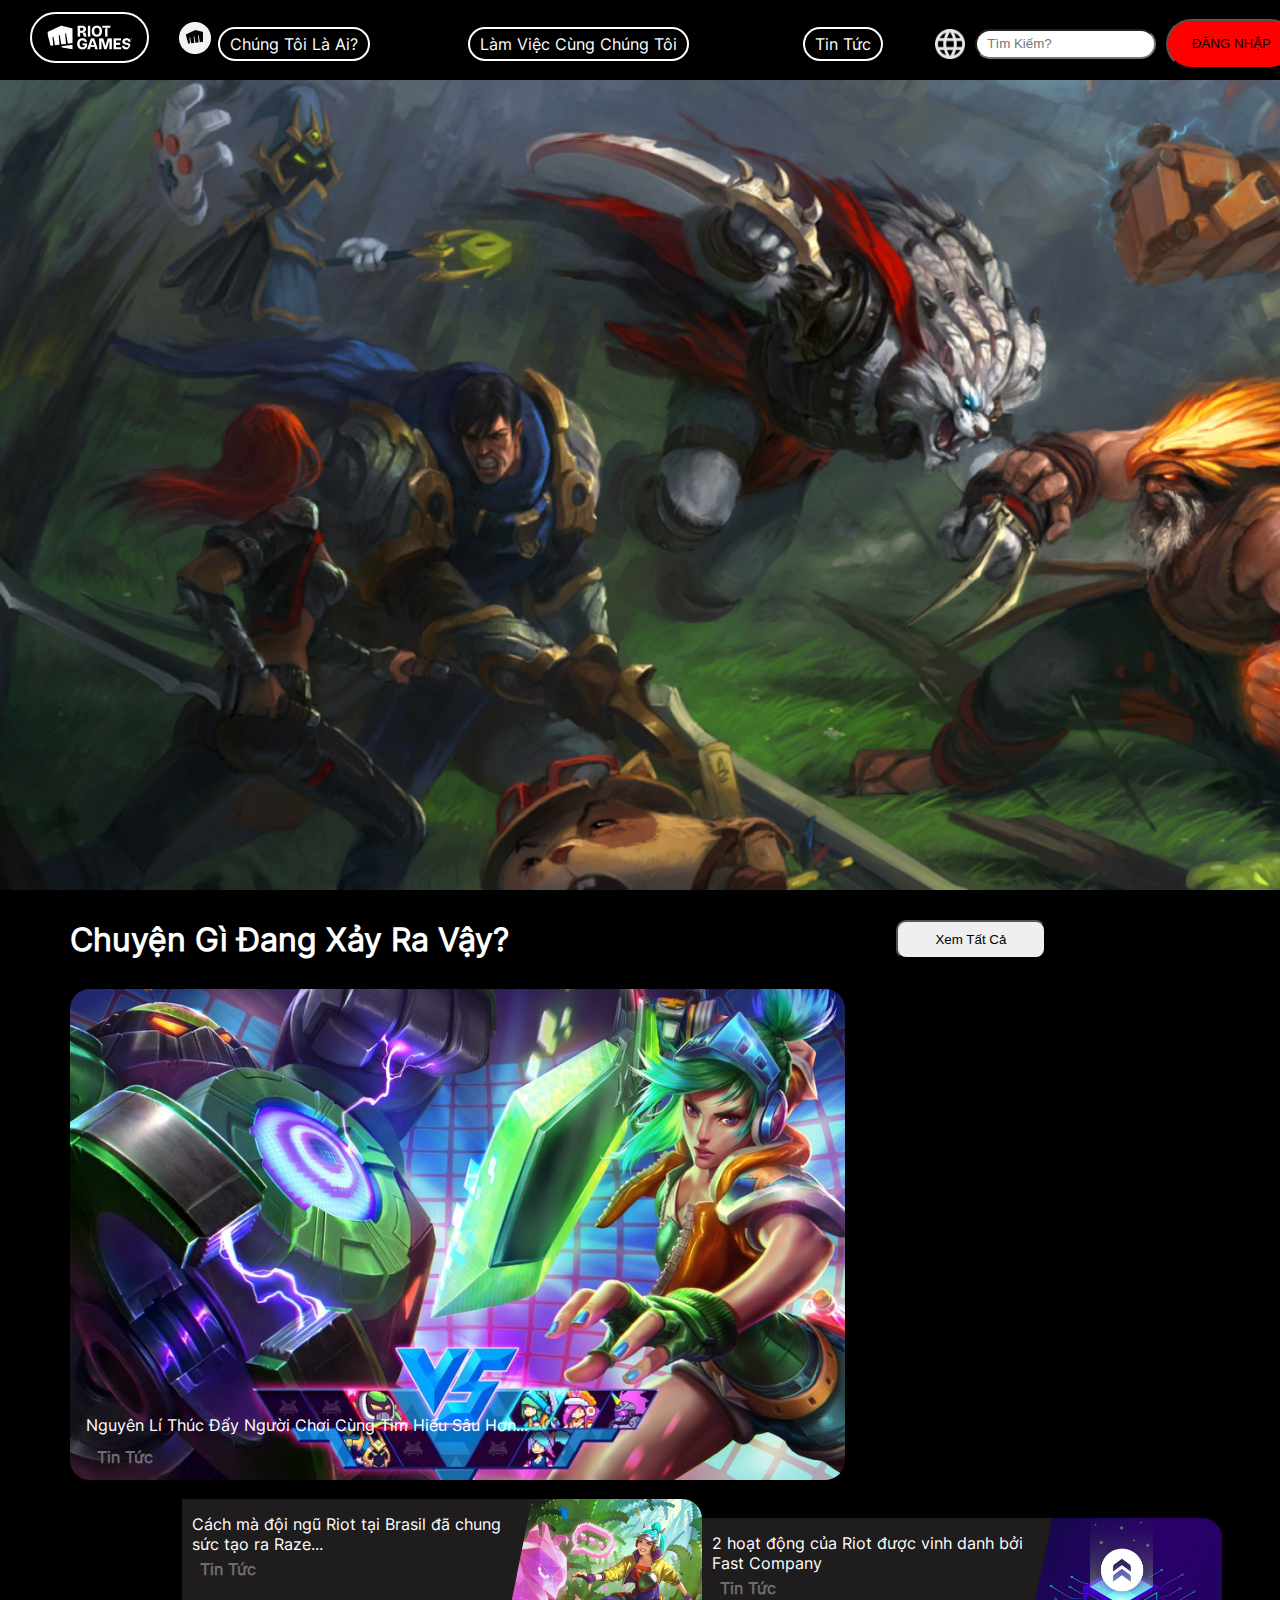
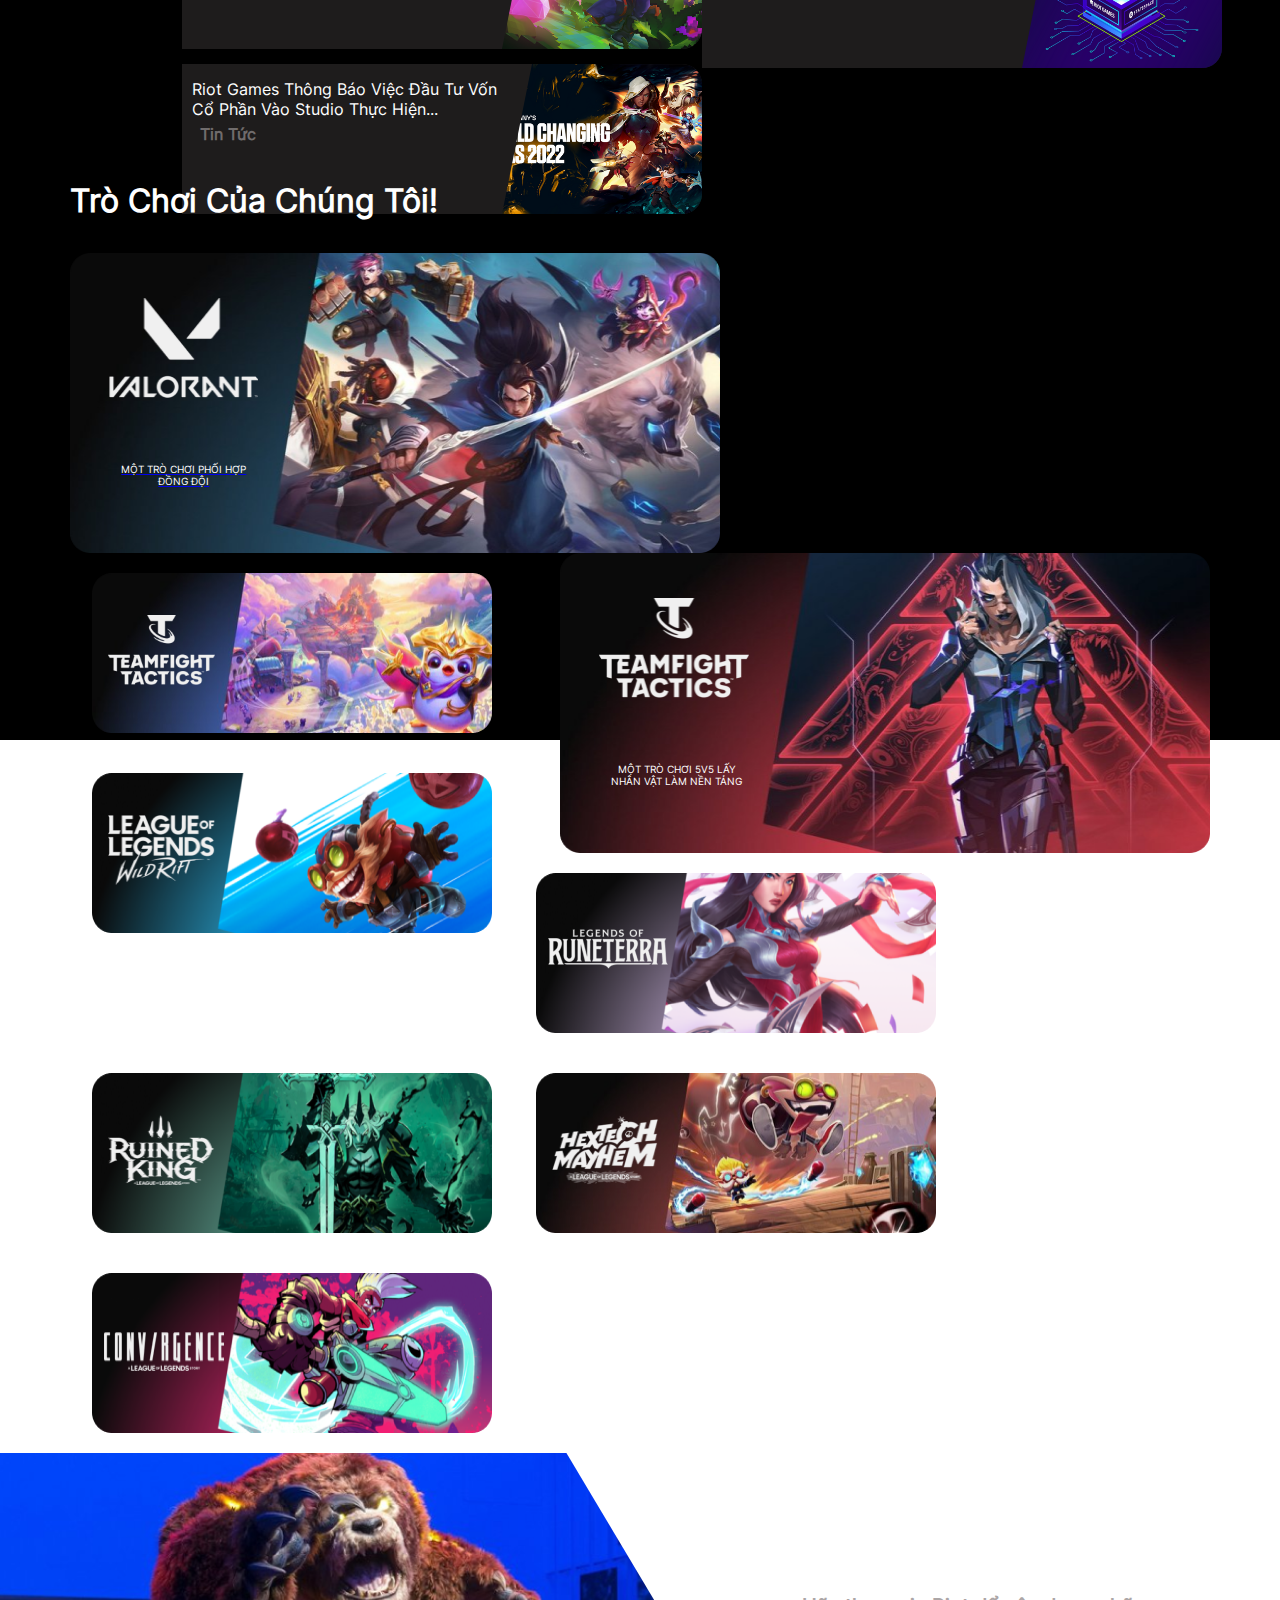
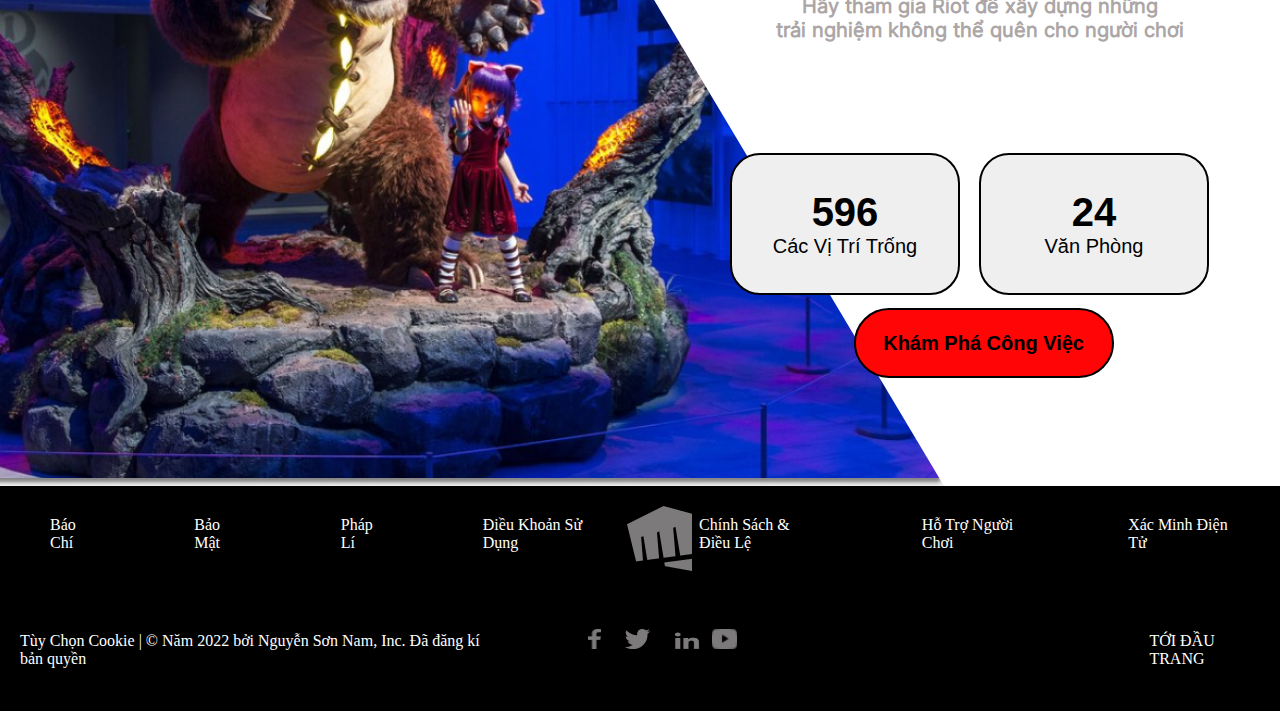
<file: index.html>
<!DOCTYPE html>
<html lang="en">

<head>
    <meta charset="UTF-8">
    <meta http-equiv="X-UA-Compatible" content="IE=edge">
    <meta name="viewport" content="width=device-width, initial-scale=1.0">
    <title>Document</title>
    <link rel="stylesheet" href="./css/style.css">
   
</head>

<body>
    <div class="container">
        
            <div class="bgmenu">
            <header class="hinhx">
                <div class="hinh1"> <a href="./index.html"><img src="./img/logo.png" alt=""></a> </div>
                <div class="hinh2"> <a href="./index.html"> <img src="./img/logo2.png"></a> </div>
            </header>
            <nav>
                <div class="menu">
                    <ul>
                        <li style="width: 160px;"><a href="./trang1.html">Chúng Tôi Là Ai?</a></li>
                        <li style="width: 245px;"><a href="./trang1.html">Làm Việc Cùng Chúng Tôi</a></li>
                        <li style="width: 160px;"><a href="./trang1.html">Tin Tức</a></li>
                    </ul>
                    <div class="signup">

                        <div class="hinh3">
                            <a href="./index.html"><img src="./img/logo3.png" alt=""></a>
                        </div>
                        <input type="text" class="input" placeholder= "Tìm Kiếm?"><i class="fa-solid fa-magnifying-glass"></i>
                        <button class="login" onclick="location.href='dangnhap.html'" type="button"> ĐĂNG NHẬP</button>
                    </div>
                </div>
            </nav>
            
        </div>
        <div class="bg">
            </div>
        <!-- Nội Dung 1 -->
        <div class="content1">
            <div class="top">
                <div class="tieude">
                    <h1>Chuyện Gì Đang Xảy Ra Vậy?</h1>
                    <button>Xem Tất Cả</button>
                </div>
                <div class="tin">
                    <img src="./img/tin.png" alt="">
                    <p>Nguyên Lí Thúc Đẩy Người Chơi Cùng Tìm Hiểu Sâu Hơn...</p>
                    <h3>Tin Tức</h3>
                </div>
                <div class="tin1">
                    <img src="./img/tin1.png" alt="" width="200" height="150">
                    <p>2 hoạt động của Riot được vinh danh bởi Fast Company</p>
                    <h3>Tin Tức</h3>
                </div>
                <div class="tin2">
                    <img src="./img/tin2.png" alt="" width="200" height="150">
                    <p>Cách mà đội ngũ Riot tại Brasil đã chung sức tạo ra Raze...</p>
                    <h3>Tin Tức</h3>
                </div>
                <div class="tin3">
                    <img src="./img/tin3.png" alt="" width="200" height="150">
                    <p>Riot Games Thông Báo Việc Đầu Tư Vốn Cổ Phần Vào Studio Thực Hiện...</p>
                    <h3>Tin Tức</h3>
                </div>
            </div>
        </div>
        <!-- Nội Dung 2 -->
        <div class="content2">
            <h1>Trò Chơi Của Chúng Tôi!</h1>
            <div class="item1">
                <a href="#">
                <img src="./img/item1.png" alt="">
                <div class="img1"><img src="./img/image 6.png" alt=""> </div>
                <p>MỘT TRÒ CHƠI PHỐI HỢP <br> ĐỒNG ĐỘI</p></a>
            </div>
            <div class="item2">
                <a href="#">
                    <img src="./img/item2.png" alt="">
                <div class="img2">
                    <img src="./img/image 5.png" alt=""></div>
                    <p>MỘT TRÒ CHƠI 5V5 LẤY <br> NHÂN VẬT LÀM NỀN TẢNG</p></a>
                
            </div>
           <div class="item3"> <a href="#"><img src="./img/item3.png" alt="">
            <div class="img3"><img src="./img/image 5.png" alt=""></div></a>
            </div>
            <div class="item4"><a href="#"><img src="./img/item4.png" alt="">
            <div class="img4"><img src="./img/image 9.png" alt=""></div></a>
            </div>
            <div class="item5"><a href="#"> <img src="./img/item5.png" alt="">
           <div class="img5"><img src="./img/image 10.png" alt=""></div></a>
            </div>
            <div class="item6"><a href="#"><img src="./img/item6.png" alt="">
            <div class="img6"><img src="./img/image 7.png" alt=""></div></a>
            </div>
            <div class="item7"><a href="#"><img src="./img/item7.png" alt="">
            <div class="img7"><img src="./img/image 11.png" alt=""></div></a>
            </div>
            <div class="item8"><a href="#"><img src="./img/item8.png" alt="">
            <div class="img8"><img src="./img/image 12.png" alt=""></div></a>
            </div>
        </div>
        <div class="content3">
            <div class="img">
                <img src="./img/content3.png" alt="">
            </div>
            <div class="nd3">
              <b><p>Chúng Tôi Đang Tuyển Dụng!</p></b>
              <h4>Hãy tham gia Riot để xây dựng những <br> trải nghiệm không thể quên cho người chơi</h4>
            </div>
        <div class="button">
            <div class="btt">
            <button onclick="location.href='#'" type="button"><h3>596</h3> <p>Các Vị Trí Trống</p></button>
            <button><h3>24</h3> <p>Văn Phòng</p></button>
            
        </div>
        <button class="kp"  onclick="location.href='#'" type="button"><h3>Khám Phá Công Việc</h3></button>
    </div>
        </div>
    </div>
    <footer>
      <div class="footer">  <ul>
            
            <li><a href="#">Báo Chí</a></li>
            <li><a href="#">Bảo Mật</a></li>
            <li><a href="#">Pháp Lí</a></li>
            <li><a href="#">Điều Khoản Sử Dụng</a></li>
            
            <li><a href="#">Chính Sách & Điều Lệ</a></li>
            <li><a href="#">Hỗ Trợ Người Chơi</a></li>
            <li><a href="#">Xác Minh Điện Tử</a></li>
     <div class="img"><a href="./index.html"><img src="./img/home.png" alt=""></a></div>
        </ul></div>
       <div class="hinh">
        <div class="img1"><a href="https://www.facebook.com/sonnam2k3"><img src="./img/face.png" alt=""></a></div>
        <div class="img2"><a href="https://www.facebook.com/sonnam2k3"><img src="./img/wister.png" alt=""></a></div>
        <div class="img3"><a href="https://www.facebook.com/sonnam2k3"><img src="./img/ins.png" alt=""></a></div>
        <div class="img4"><a href="https://www.facebook.com/sonnam2k3"><img src="./img/youtube.png" alt=""></a></div>
    </div>
        <div class="cookie">
            <li><a href="#">Tùy Chọn Cookie | © Năm 2022 bởi Nguyễn Sơn Nam, Inc. Đã đăng kí bản quyền</a></li>
        <div class="bhome">
            <li><a href="index.html">TỚI ĐẦU TRANG</a></li>
        </div>
    </div>
    </footer>
</body>

</html>
</file>
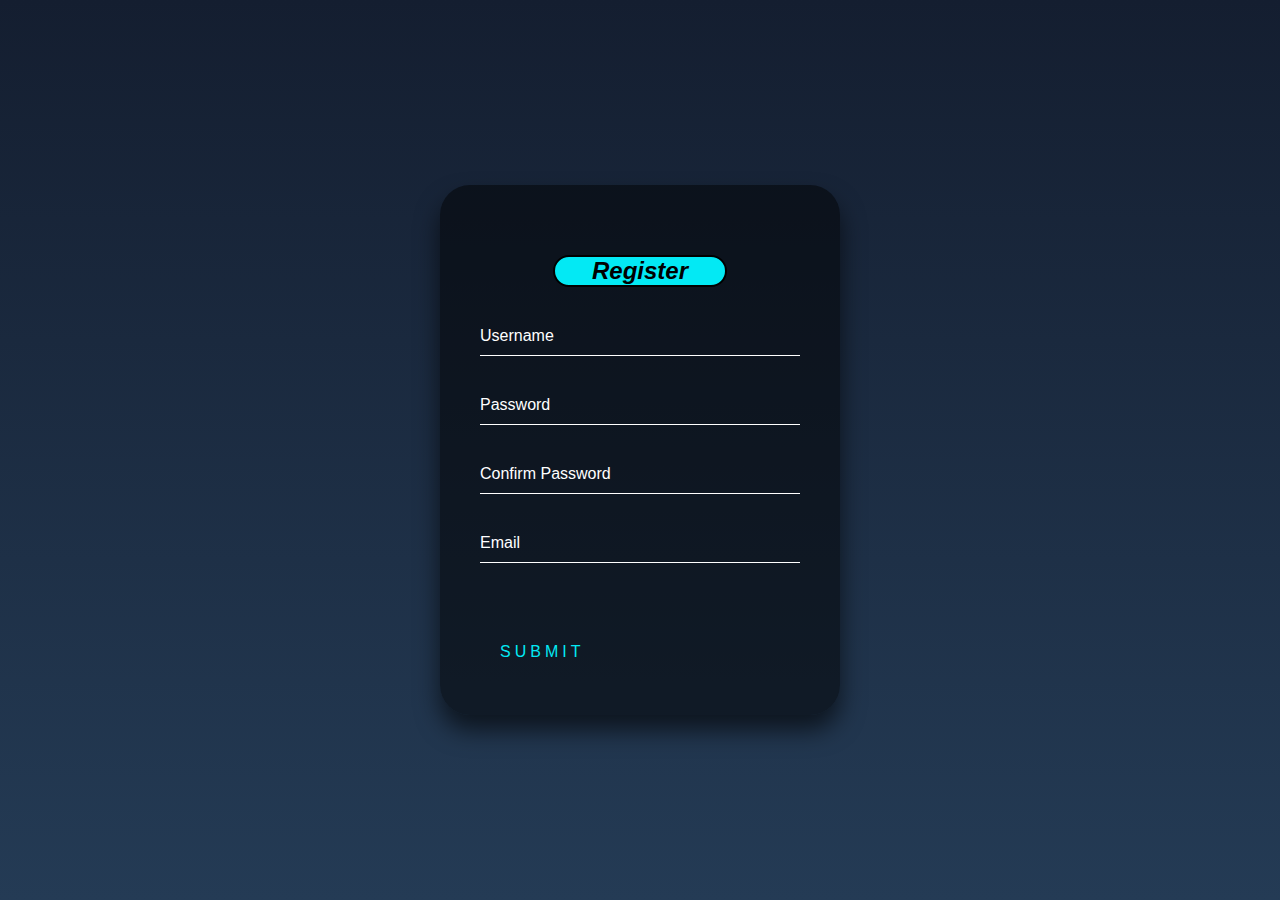
<file: dangki.html>
<!DOCTYPE html>
<html lang="en">
<head>
    <meta charset="UTF-8">
    <meta http-equiv="X-UA-Compatible" content="IE=edge">
    <meta name="viewport" content="width=device-width, initial-scale=1.0">
    <title>Document</title>
    <link rel="stylesheet" href="./css/dangki.css">
</head>
<body>
    <div class="login-box">
        <h2><i> Register </i></h2>
        <form>
          <div class="user-box">
            <input type="text" name="" required="">
            <label>Username</label>
          </div>
          <div class="user-box">
            <input type="password" name="" required="">
            <label>Password</label>
          </div>
          <div class="user-box">
            <input type="password" name="" required="">
            <label>Confirm Password</label>
          </div>
          <div class="user-box">
            <input type="text" name="" required="">
            <label>Email</label>
          </div>
          <a href="./index.html" onClick="alert('Đăng Kí Thành Công')">
            <span></span>
            <span></span>
            <span></span>
            <span></span>
            Submit
          </a>
        </form>
      </div>
</body>
</html>
</file>
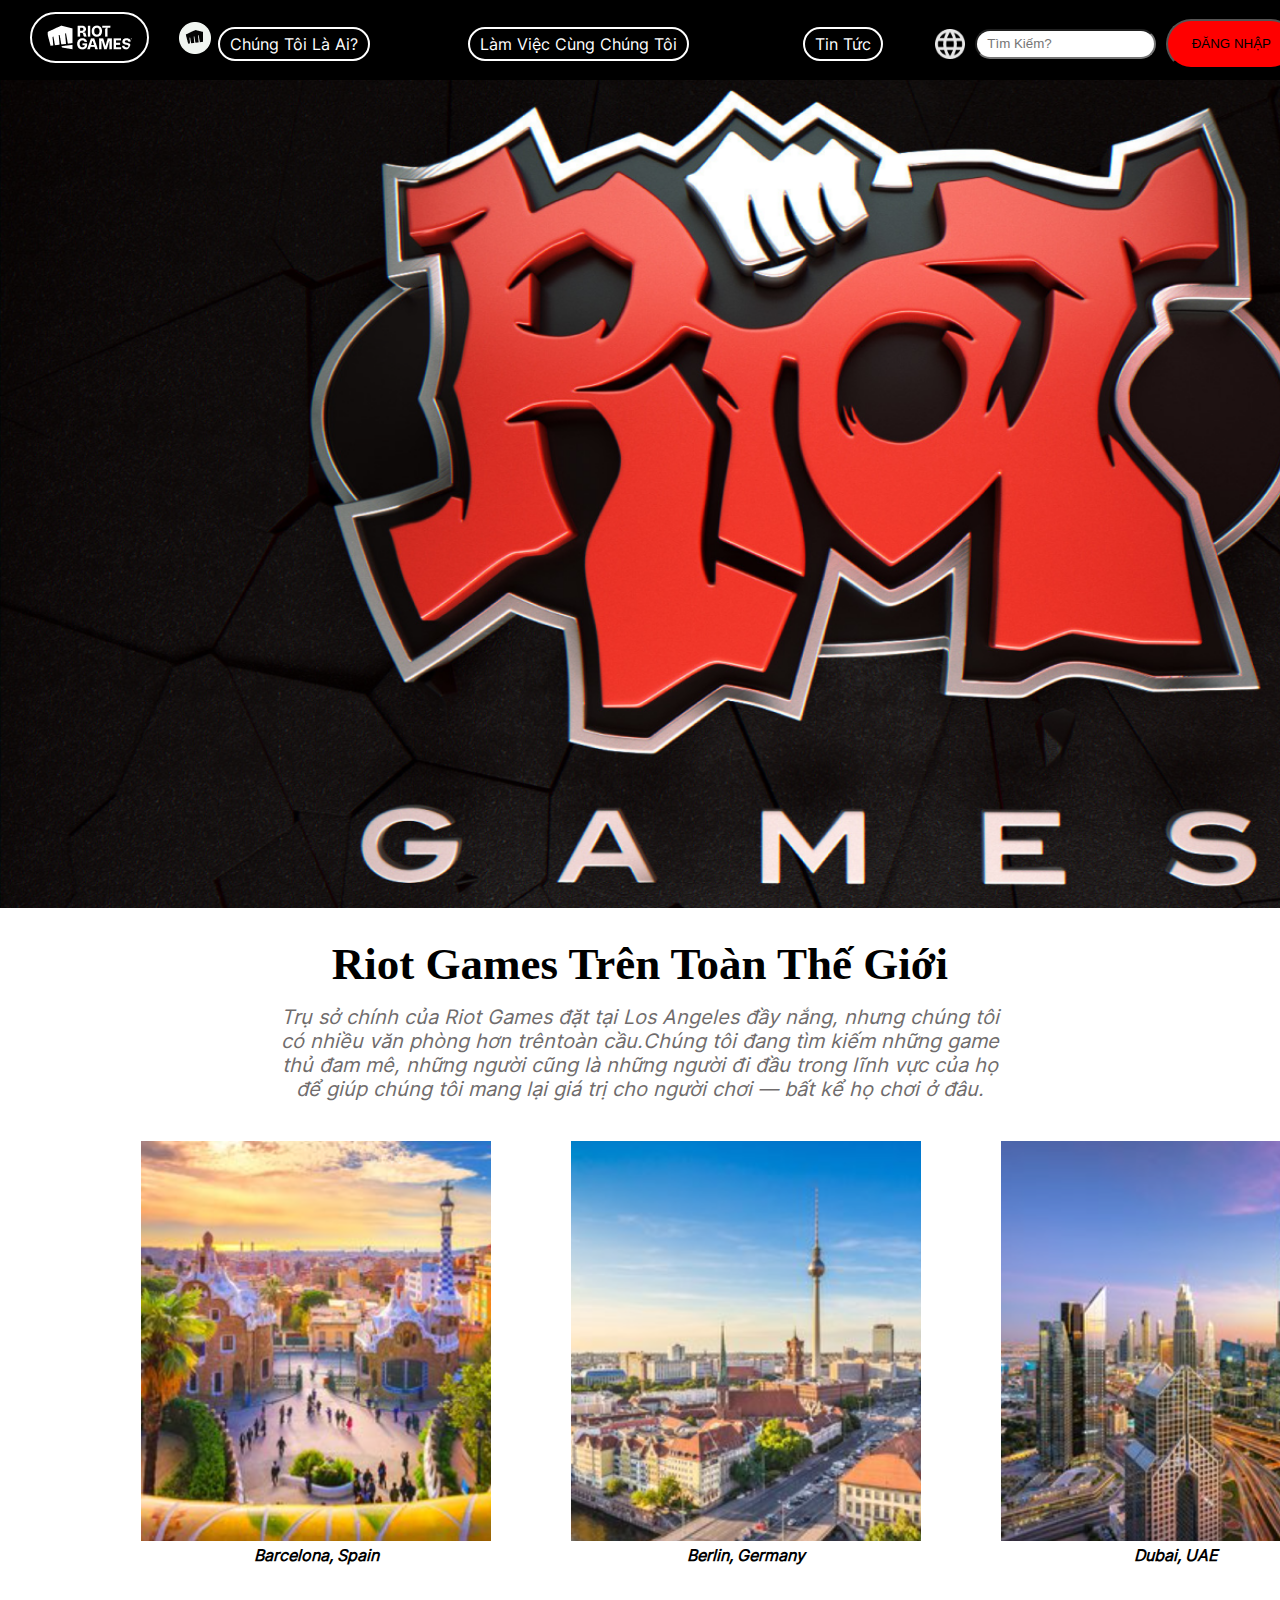
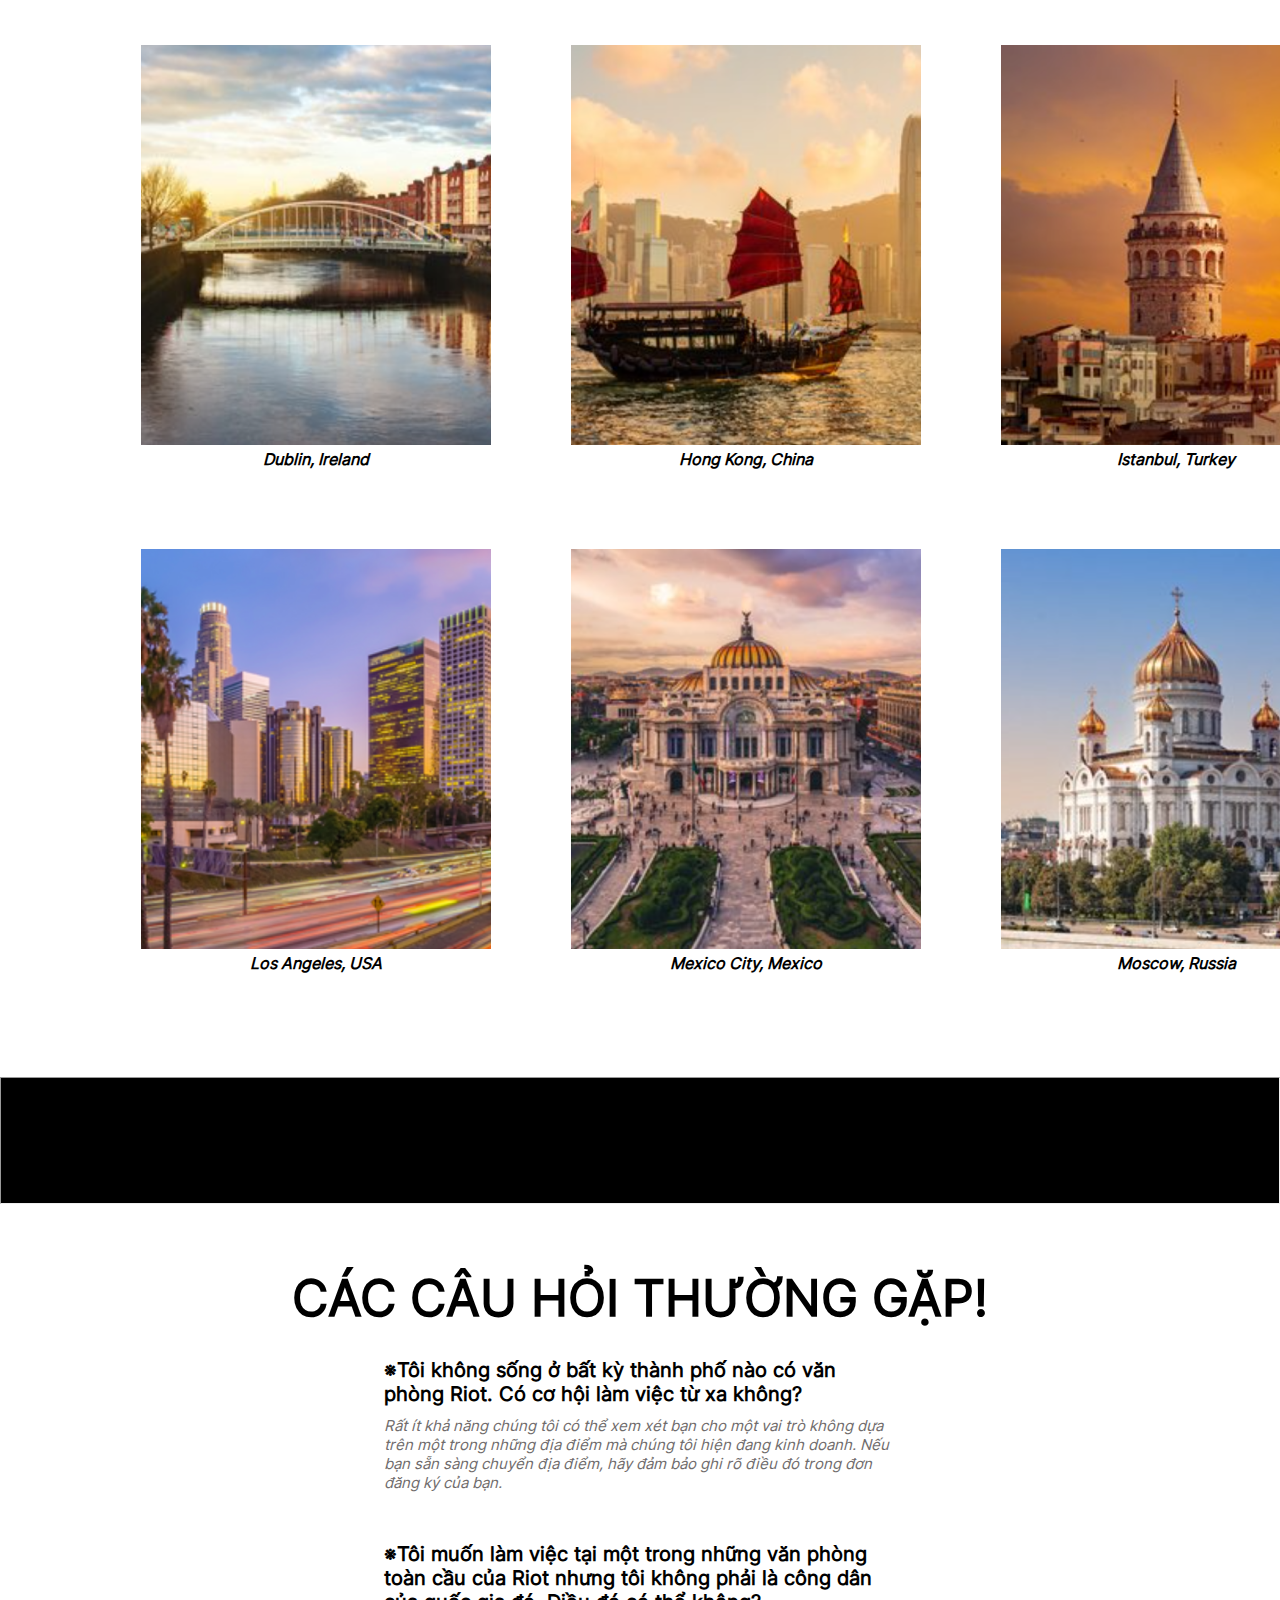
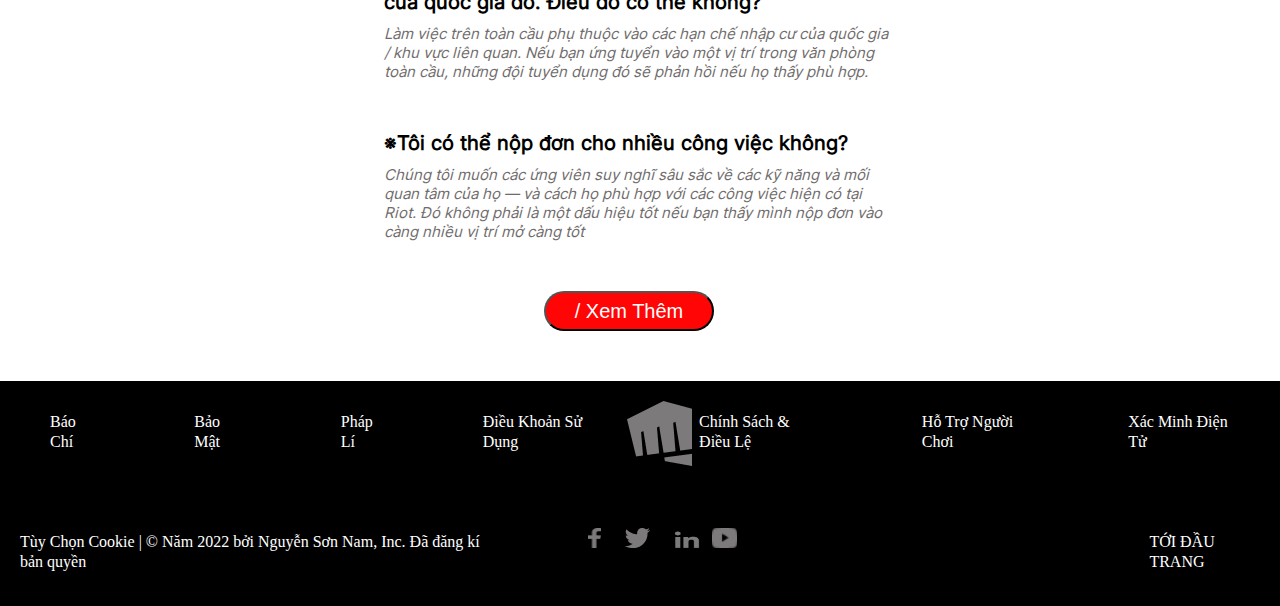
<file: trang1.html>
<!DOCTYPE html>
<html lang="en">

<head>
    <meta charset="UTF-8">
    <meta http-equiv="X-UA-Compatible" content="IE=edge">
    <meta name="viewport" content="width=device-width, initial-scale=1.0">
    <title>Document</title>
    <link rel="stylesheet" href="./css/trang1.css">

</head>

<body>
    <div class="container">

        <div class="bgmenu">
            <header class="hinhx">
                <div class="hinh1"> <a href="./index.html"><img src="./img/logo.png" alt=""></a> </div>
                <div class="hinh2"> <a href="./index.htm"><img src="./img/logo2.png" alt=""></a> </div>
            </header>
            <nav>
                <div class="menu">
                    <ul>
                        <li style="width: 160px;"><a href="./trang1.html">Chúng Tôi Là Ai?</a></li>
                        <li style="width: 245px;"><a href="./trang1.html">Làm Việc Cùng Chúng Tôi</a></li>
                        <li style="width: 160px;"><a href="./trang1.html">Tin Tức</a></li>
                    </ul>
                    <div class="signup">

                        <div class="hinh3">
                            <a href="./index.html"><img src="./img/logo3.png" alt=""></a>
                        </div>
                        <input type="text" class="input" placeholder="Tìm Kiếm?">
                        <button class="login" onclick="location.href='dangnhap.html'" type="button"> ĐĂNG NHẬP</button>
                   
                    </div>
                </div>
            </nav>
        </div>
        <div class="bg">
        </div>
        <div class="content1">
            <h1><b> Riot Games Trên Toàn Thế Giới</b></h1>
            <p><i>Trụ sở chính của Riot Games đặt tại Los Angeles đầy nắng, nhưng chúng tôi <br>
                    có nhiều văn phòng hơn trêntoàn cầu.Chúng tôi đang tìm kiếm những game <br>
                    thủ đam mê, những người cũng là những người đi đầu trong lĩnh vực của họ <br>
                    để giúp chúng tôi mang lại giá trị cho người chơi — bất kể họ chơi ở đâu.</i></p>
        </div>
        <div class="content2">
            <ul>
                <li><a href="#">
                        <div class="img1"><img src="./img/barcelona.png" alt=""></div>
                    </a>
                    <i> <b>
                            <p> Barcelona, Spain</p>
                        </b></i>
                </li>
                <li><a href="#">
                        <div class="img2"><img src="./img/berlin.png" alt=""></div>
                    </a>
                    <i><b>
                            <p> Berlin, Germany</p>
                        </b></i>
                </li>
                <li><a href="#">
                        <div class="img3"><img src="./img/dubai.png" alt=""></div>
                    </a>
                    <i><b>
                            <p> Dubai, UAE</p>
                        </b></i>
                </li>
            </ul>
            <ul>
                <li><a href="#">
                        <div class="img4"><img src="./img/ireland.png" alt=""></div>
                    </a>
                    <i> <b>
                            <p> Dublin, Ireland</p>
                        </b></i>
                </li>
                <li><a href="#">
                        <div class="img5"><img src="./img/hongkong.png" alt=""></div>
                    </a>
                    <i><b>
                            <p> Hong Kong, China</p>
                        </b></i>
                </li>
                <li><a href="#">
                        <div class="img6"><img src="./img/istanbul.png" alt=""></div>
                    </a>
                    <i><b>
                            <p> Istanbul, Turkey</p>
                        </b></i>
                </li>
            </ul>
            <ul>
                <li><a href="#">
                        <div class="img7"><img src="./img/USA.png" alt=""></div>
                    </a>
                    <i><b>
                            <p> Los Angeles, USA</p>
                        </b></i>
                </li>
                <li><a href="#">
                        <div class="img8"><img src="./img/mexico.png" alt=""></div>
                    </a>
                    <i> <b>
                            <p> Mexico City, Mexico</p>
                        </b></i>
                </li>
                <li><a href="#">
                        <div class="img9"><img src="./img/russia.png" alt=""></div>
                    </a>
                    <i><b>
                            <p> Moscow, Russia</p>
                        </b></i>
                </li>
            </ul>
        </div>
        <hr>
        <div class="content3">
            <b>
                <h1>CÁC CÂU HỎI THƯỜNG GẶP!</h1>
            </b>
            <div class="noid">
                <h2>※Tôi không sống ở bất kỳ thành phố nào có văn phòng Riot.
                    Có cơ hội làm việc từ xa không?</h2>
                <p><i> Rất ít khả năng chúng tôi có thể xem xét bạn cho một vai trò
                        không dựa trên một trong những địa điểm mà chúng tôi hiện đang
                        kinh doanh. Nếu bạn sẵn sàng chuyển địa điểm, hãy đảm bảo ghi
                        rõ điều đó trong đơn đăng ký của bạn.</i></p>
                <br>
                <br>
                <h2>※Tôi muốn làm việc tại một trong những văn phòng toàn cầu
                    của Riot nhưng tôi không phải là công dân của quốc gia đó.
                    Điều đó có thể không?</h2>
                <p><i>Làm việc trên toàn cầu phụ thuộc vào các hạn chế nhập cư của
                        quốc gia / khu vực liên quan. Nếu bạn ứng tuyển vào một vị trí
                        trong văn phòng toàn cầu, những đội tuyển dụng đó sẽ phản hồi nếu họ thấy phù hợp.</i></p>
                <br>
                <br>
                <h2>※Tôi có thể nộp đơn cho nhiều công việc không?</h2>
                <p><i>Chúng tôi muốn các ứng viên suy nghĩ sâu sắc về các kỹ năng và
                        mối quan tâm của họ — và cách họ phù hợp với các công việc
                        hiện có tại Riot. Đó không phải là một dấu hiệu tốt nếu bạn thấy
                        mình nộp đơn vào càng nhiều vị trí mở càng tốt</i></p>
            </div>
        </div>
        <div class="nut">
          <a href="#"> <button class="bt"><b></b>/ Xem Thêm</b></button></a> 
        </div>
        <footer>
            <div class="footer">
                <ul>

                    <li><a href="#">Báo Chí</a></li>
                    <li><a href="#">Bảo Mật</a></li>
                    <li><a href="#">Pháp Lí</a></li>
                    <li><a href="#">Điều Khoản Sử Dụng</a></li>

                    <li><a href="#">Chính Sách & Điều Lệ</a></li>
                    <li><a href="#">Hỗ Trợ Người Chơi</a></li>
                    <li><a href="#">Xác Minh Điện Tử</a></li>
                    <div class="img"><a href="./index.html"><img src="./img/home.png" alt=""></a></div>
                </ul>
            </div>
            <div class="hinh">
                <div class="img1"><a href="https://www.facebook.com/sonnam2k3"><img src="./img/face.png" alt=""></a>
                </div>
                <div class="img2"><a href="https://www.facebook.com/sonnam2k3"><img src="./img/wister.png" alt=""></a>
                </div>
                <div class="img3"><a href="https://www.facebook.com/sonnam2k3"><img src="./img/ins.png" alt=""></a>
                </div>
                <div class="img4"><a href="https://www.facebook.com/sonnam2k3"><img src="./img/youtube.png" alt=""></a>
                </div>
            </div>
            <div class="cookie">
                <li><a href="#">Tùy Chọn Cookie | © Năm 2022 bởi Nguyễn Sơn Nam, Inc. Đã đăng kí bản quyền</a></li>
                <div class="bhome">
                    <li><a href="./trang1.html">TỚI ĐẦU TRANG</a></li>
                </div>
            </div>
        </footer>
</body>

</html>
</file>
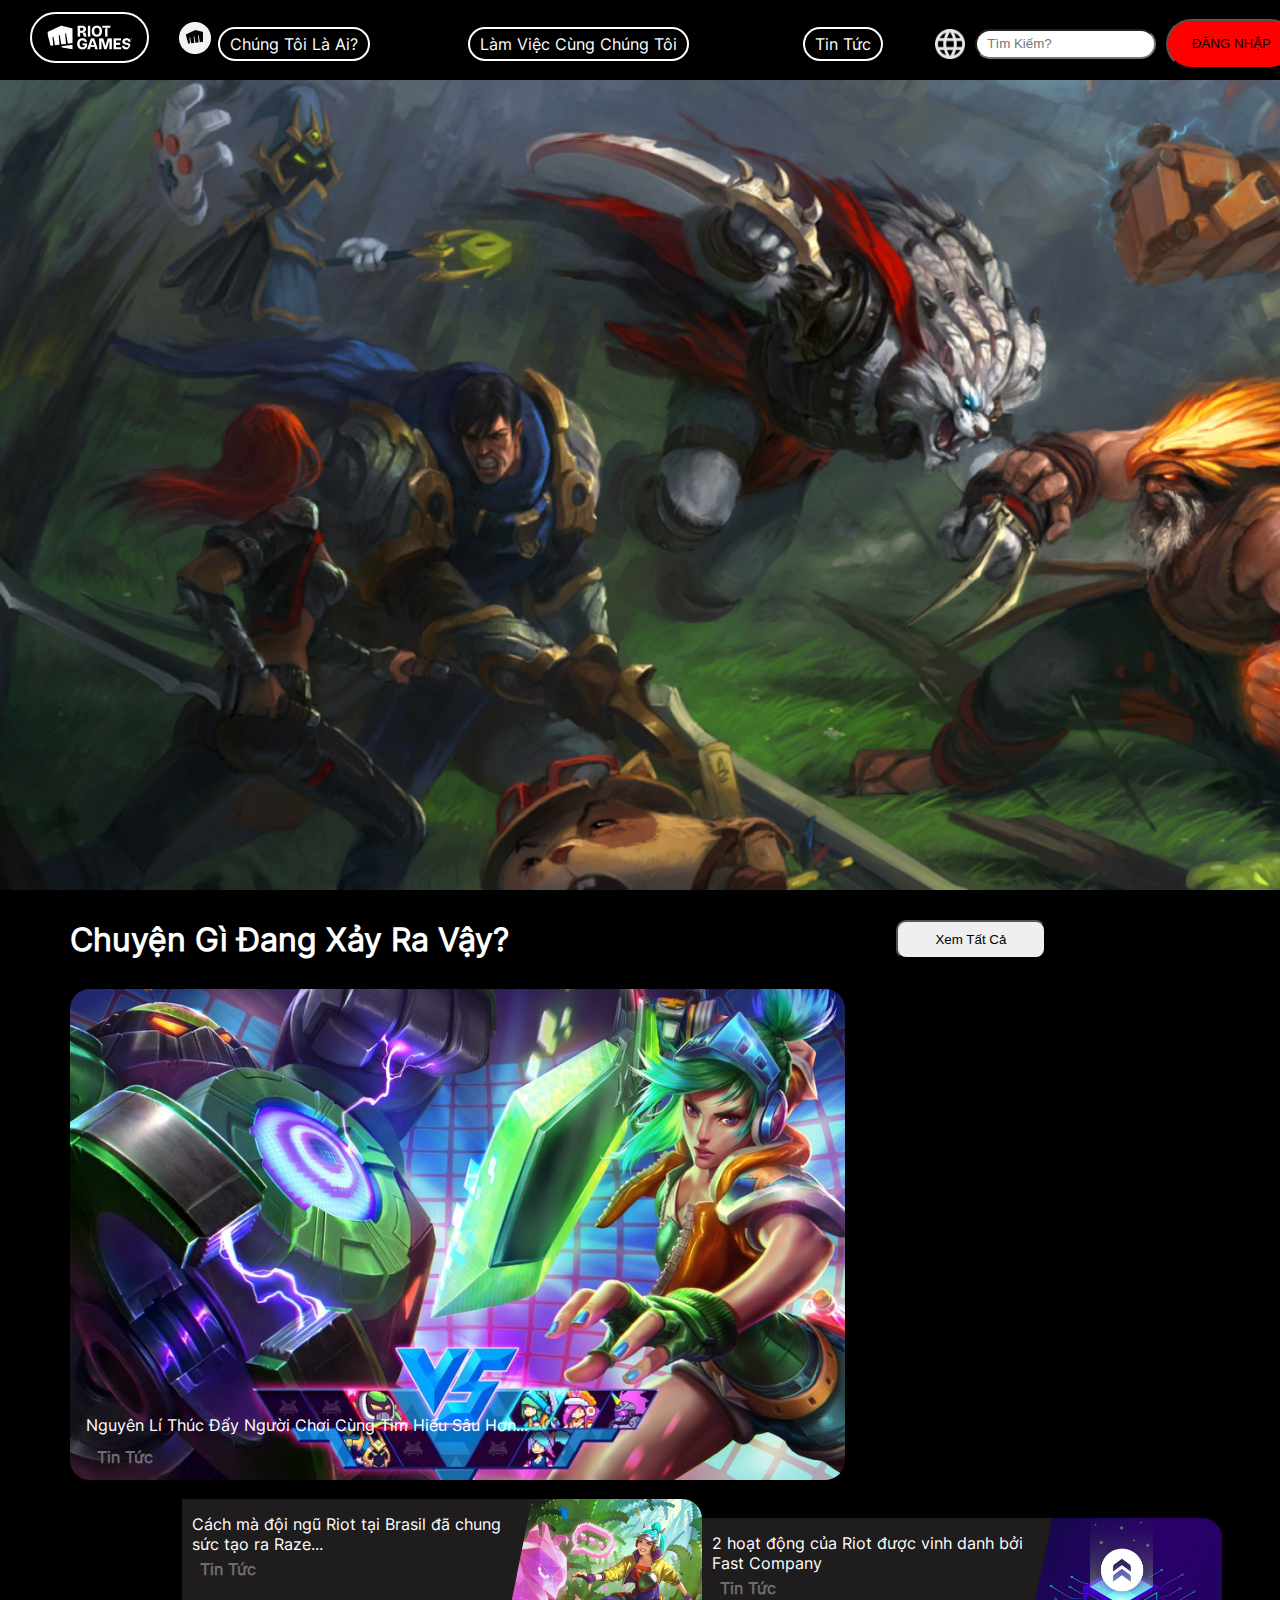
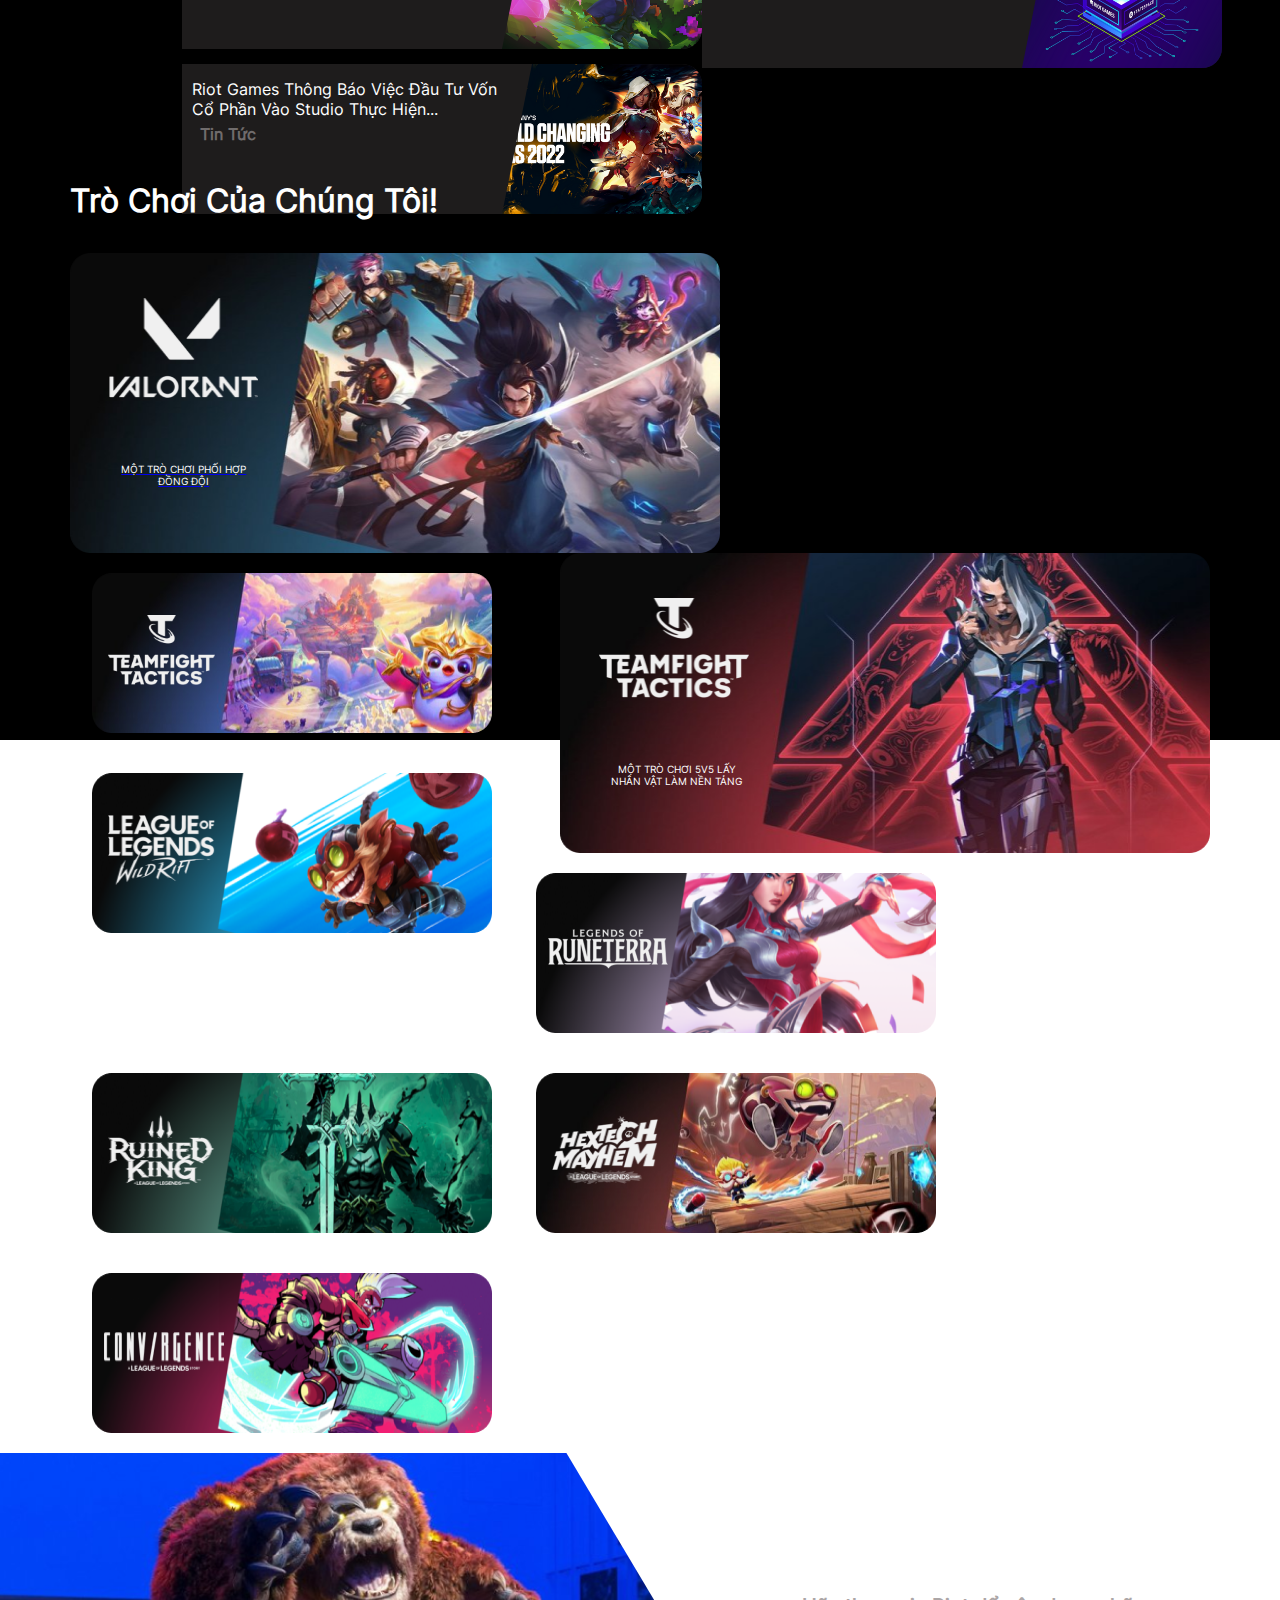
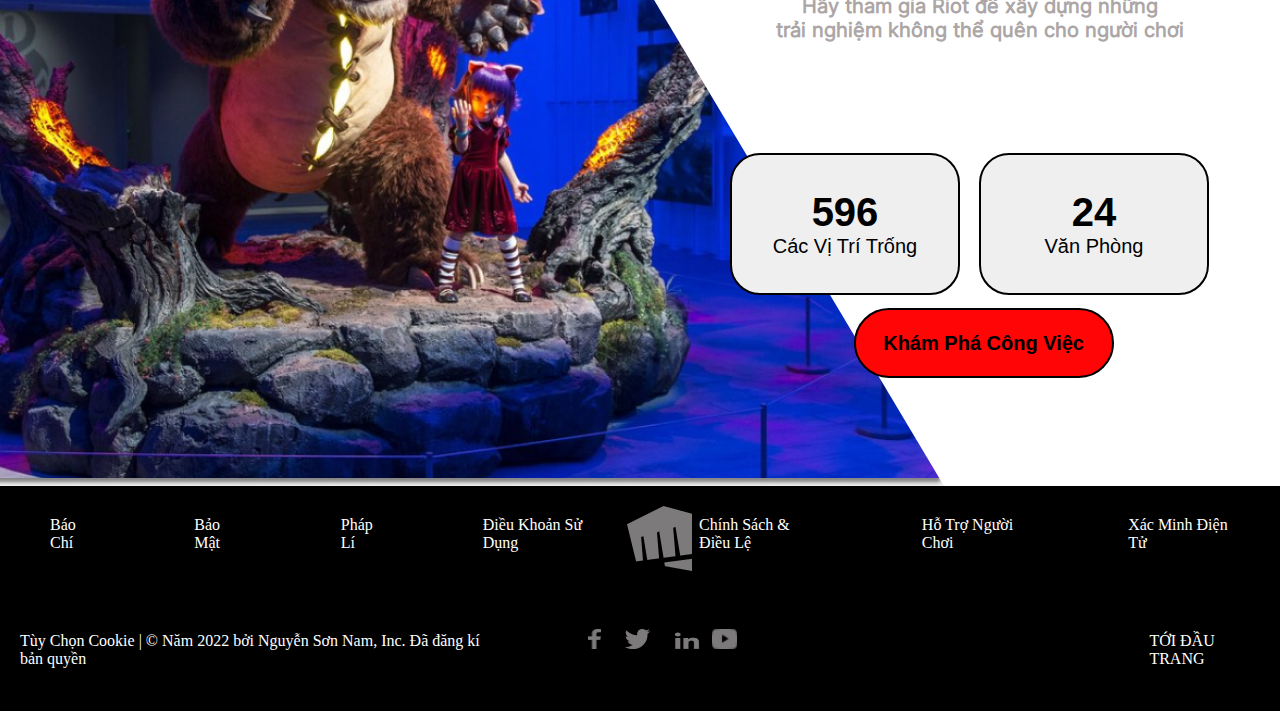
<file: trang2.html>
<!DOCTYPE html>
<html lang="en">

<head>
    <meta charset="UTF-8">
    <meta http-equiv="X-UA-Compatible" content="IE=edge">
    <meta name="viewport" content="width=device-width, initial-scale=1.0">
    <title>Document</title>
    <link rel="stylesheet" href="./css/trang2.css">
   
</head>

<body>
    <div class="container">
        
            <div class="bgmenu">
            <header class="hinhx">
                <div class="hinh1"> <a href="./index.html"><img src="./img/logo.png" alt=""></a> </div>
                <div class="hinh2"> <a href="./index.html"> <img src="./img/logo2.png"></a> </div>
            </header>
            <nav>
                <div class="menu">
                    <ul>
                        <li style="width: 160px;"><a href="./trang1.html">Chúng Tôi Là Ai?</a></li>
                        <li style="width: 245px;"><a href="./trang1.html">Làm Việc Cùng Chúng Tôi</a></li>
                        <li style="width: 160px;"><a href="./trang1.html">Tin Tức</a></li>
                    </ul>
                    <div class="signup">

                        <div class="hinh3">
                            <a href="./index.html"><img src="./img/logo3.png" alt=""></a>
                        </div>
                        <input type="text" class="input" placeholder= "Tìm Kiếm?"><i class="fa-solid fa-magnifying-glass"></i>
                        <button class="login" onclick="location.href='dangnhap.html'" type="button"> ĐĂNG NHẬP</button>
                    </div>
                </div>
            </nav>
            
        </div>
        <div class="bg">
            </div>
        <!-- Nội Dung 1 -->
        <div class="content1">
            <div class="top">
                <div class="tieude">
                    <h1>Chuyện Gì Đang Xảy Ra Vậy?</h1>
                    <button>Xem Tất Cả</button>
                </div>
                <div class="tin">
                    <img src="./img/tin.png" alt="">
                    <p>Nguyên Lí Thúc Đẩy Người Chơi Cùng Tìm Hiểu Sâu Hơn...</p>
                    <h3>Tin Tức</h3>
                </div>
                <div class="tin1">
                    <img src="./img/tin1.png" alt="" width="200" height="150">
                    <p>2 hoạt động của Riot được vinh danh bởi Fast Company</p>
                    <h3>Tin Tức</h3>
                </div>
                <div class="tin2">
                    <img src="./img/tin2.png" alt="" width="200" height="150">
                    <p>Cách mà đội ngũ Riot tại Brasil đã chung sức tạo ra Raze...</p>
                    <h3>Tin Tức</h3>
                </div>
                <div class="tin3">
                    <img src="./img/tin3.png" alt="" width="200" height="150">
                    <p>Riot Games Thông Báo Việc Đầu Tư Vốn Cổ Phần Vào Studio Thực Hiện...</p>
                    <h3>Tin Tức</h3>
                </div>
            </div>
        </div>
        <!-- Nội Dung 2 -->
        <div class="content2">
            <h1>Trò Chơi Của Chúng Tôi!</h1>
            <div class="item1">
                <a href="#">
                <img src="./img/item1.png" alt="">
                <div class="img1"><img src="./img/image 6.png" alt=""> </div>
                <p>MỘT TRÒ CHƠI PHỐI HỢP <br> ĐỒNG ĐỘI</p></a>
            </div>
            <div class="item2">
                <a href="#">
                    <img src="./img/item2.png" alt="">
                <div class="img2">
                    <img src="./img/image 5.png" alt=""></div>
                    <p>MỘT TRÒ CHƠI 5V5 LẤY <br> NHÂN VẬT LÀM NỀN TẢNG</p></a>
                
            </div>
           <div class="item3"> <a href="#"><img src="./img/item3.png" alt="">
            <div class="img3"><img src="./img/image 5.png" alt=""></div></a>
            </div>
            <div class="item4"><a href="#"><img src="./img/item4.png" alt="">
            <div class="img4"><img src="./img/image 9.png" alt=""></div></a>
            </div>
            <div class="item5"><a href="#"> <img src="./img/item5.png" alt="">
           <div class="img5"><img src="./img/image 10.png" alt=""></div></a>
            </div>
            <div class="item6"><a href="#"><img src="./img/item6.png" alt="">
            <div class="img6"><img src="./img/image 7.png" alt=""></div></a>
            </div>
            <div class="item7"><a href="#"><img src="./img/item7.png" alt="">
            <div class="img7"><img src="./img/image 11.png" alt=""></div></a>
            </div>
            <div class="item8"><a href="#"><img src="./img/item8.png" alt="">
            <div class="img8"><img src="./img/image 12.png" alt=""></div></a>
            </div>
        </div>
        <div class="content3">
            <div class="img">
                <img src="./img/content3.png" alt="">
            </div>
            <div class="nd3">
              <b><p>Chúng Tôi Đang Tuyển Dụng!</p></b>
              <h4>Hãy tham gia Riot để xây dựng những <br> trải nghiệm không thể quên cho người chơi</h4>
            </div>
        <div class="button">
            <div class="btt">
            <button onclick="location.href='#'" type="button"><h3>596</h3> <p>Các Vị Trí Trống</p></button>
            <button><h3>24</h3> <p>Văn Phòng</p></button>
            
        </div>
        <button class="kp"  onclick="location.href='#'" type="button"><h3>Khám Phá Công Việc</h3></button>
    </div>
        </div>
    </div>
    <footer>
      <div class="footer">  <ul>
            
            <li><a href="#">Báo Chí</a></li>
            <li><a href="#">Bảo Mật</a></li>
            <li><a href="#">Pháp Lí</a></li>
            <li><a href="#">Điều Khoản Sử Dụng</a></li>
            
            <li><a href="#">Chính Sách & Điều Lệ</a></li>
            <li><a href="#">Hỗ Trợ Người Chơi</a></li>
            <li><a href="#">Xác Minh Điện Tử</a></li>
     <div class="img"><a href="./index.html"><img src="./img/home.png" alt=""></a></div>
        </ul></div>
       <div class="hinh">
        <div class="img1"><a href="https://www.facebook.com/sonnam2k3"><img src="./img/face.png" alt=""></a></div>
        <div class="img2"><a href="https://www.facebook.com/sonnam2k3"><img src="./img/wister.png" alt=""></a></div>
        <div class="img3"><a href="https://www.facebook.com/sonnam2k3"><img src="./img/ins.png" alt=""></a></div>
        <div class="img4"><a href="https://www.facebook.com/sonnam2k3"><img src="./img/youtube.png" alt=""></a></div>
    </div>
        <div class="cookie">
            <li><a href="#">Tùy Chọn Cookie | © Năm 2022 bởi Nguyễn Sơn Nam, Inc. Đã đăng kí bản quyền</a></li>
        <div class="bhome">
            <li><a href="index.html">TỚI ĐẦU TRANG</a></li>
        </div>
    </div>
    </footer>
</body>

</html>
</file>
<file: css/style.css>
* {
  margin: 0;
  padding: 0;
}
@font-face {
  font-family: Inter-Regular;
  src: url(../font/static/Inter-Regular.ttf);
}
.container {
  width: 100%;
  height: 100%;
  font-family: "Inter-Regular";
  background-color: black;
}
.bg {
  background-image: url(../img/Banner.png);
  height: 90vh;
  background-repeat: no-repeat;
  background-size: cover;
}
.bgmenu {
  background: black;
  height: 80px;
  width: calc(100% - 3px);
}
header {
  height: 70px;
  width: 245px;
}
.hinhx {
  display: flex;
  align-items: center;
  padding-top: 2px;
}
nav {
  height: 27px;
  width: calc(100% - 245px);
  position: absolute;
  top: 2.3%;
  left: 10%;
}
.hinh2 img:hover {
  -webkit-transform: scale(1.1); /*Webkit: Tăng kích cỡ ảnh lên 1.1 lần*/
  -moz-transform: scale(1.1);
  -o-transform: scale(1.1);
  box-shadow: 0px 0px 30px aqua; /*Đổ bóng bằng CSS3*/
  -webkit-box-shadow: 0px 0px 30px aqua;
  -moz-box-shadow: 0px 0px 30px aqua;
  opacity: 1; /*Độ mờ của hình ảnh*/
  border-radius: 10000000000000000000000000%;
}
.hinh2 {
  z-index: 1;
  padding-top: 5px;
}
nav ul {
  display: flex;
}
nav ul li {
  list-style: none;
  padding: 10px 30px;
  line-height: 26px;
  margin-left: 30px;
}
nav ul li a {
  text-decoration: none;
  color: white;
  border: 2px solid;
  border-radius: 30px;
  padding: 5px 10px;
}

nav ul li a:active {
  color: black;
}
.hinh1 {
  padding-left: 30px;
  padding-right: 30px;
  padding-top: 5px;
}
.hinh1 img{
  border: 2px solid white;
  border-radius: 30px;
  padding: 10px 15px;
}
.hinh1 img:hover{
  -webkit-transform: scale(1.010); /*Webkit: Tăng kích cỡ ảnh lên 1.1 lần*/
  -moz-transform: scale(1);
  -o-transform: scale(1);
  -webkit-box-shadow: 0px 0px 30px aqua;
  -moz-box-shadow: 0px 0px 30px aqua;
  opacity: 1; /*Độ mờ của hình ảnh*/
  background-color: red;
}
.menu {
  margin-left: 30px;
  display: flex;
  justify-content: space-between;
}
.menu ul li a:hover {
  text-shadow: 0px 0px 20px aqua;
  -webkit-transform: scale(1.1); /*Webkit: Tăng kích cỡ ảnh lên 1.1 lần*/
  -moz-transform: scale(1);
  -o-transform: scale(1);
  -webkit-box-shadow: 0px 0px 30px aqua;
  -moz-box-shadow: 0px 0px 30px aqua;
  opacity: 1; /*Độ mờ của hình ảnh*/
  /* background-color: white;
    color: black; */
}

.signup {
  display: flex;
  height: 30px;
  margin-top: 8px;
  position: absolute;
  left: 78%;
}
.hinh3 img {
  margin-top: 0px;
  width: 30px;
  height: 30px;
}
.hinh3 img:hover {
  -webkit-transform: scale(1.1); /*Webkit: Tăng kích cỡ ảnh lên 1.1 lần*/
  -moz-transform: scale(1.1);
  -o-transform: scale(1.1);
  box-shadow: 0px 0px 30px aqua; /*Đổ bóng bằng CSS3*/
  -webkit-box-shadow: 0px 0px 30px aqua;
  -moz-box-shadow: 0px 0px 30px aqua;
  opacity: 1; /*Độ mờ của hình ảnh*/
  background-color: #778899;
  border-radius: 50px;
}
.input {
  border-radius: 30px;
  margin-left: 10px;
}
.login {
  border-radius: 50px;
  width: 143px;
  margin-left: 10px;
  height: 50px;
  width: 130px;
  background-color: red;
  /* justify-content: center; */
  margin-top: -10px;
}
.login:hover {
  color: white;
  background-color: black;
  box-shadow: 0px 0px 30px aqua;
  -webkit-transform: scale(1.1); /*Webkit: Tăng kích cỡ ảnh lên 1.1 lần*/
  -moz-transform: scale(1.1);
  -o-transform: scale(1.1);
  box-shadow: 0px 0px 30px aqua; /*Đổ bóng bằng CSS3*/
  -webkit-box-shadow: 0px 0px 30px aqua;
  -moz-box-shadow: 0px 0px 30px aqua;
  opacity: 1; /*Độ mờ của hình ảnh*/
  font-weight: bold;
}
::placeholder {
  padding-left: 10px;
}
.input:hover {
  box-shadow: 0px 0px 30px aqua;
  -webkit-transform: scale(1.025); /*Webkit: Tăng kích cỡ ảnh lên 1.1 lần*/
  -moz-transform: scale(1.1);
  -o-transform: scale(1.1);
  box-shadow: 0px 0px 30px aqua; /*Đổ bóng bằng CSS3*/
  -webkit-box-shadow: 0px 0px 30px aqua;
  -moz-box-shadow: 0px 0px 30px aqua;
  opacity: 1; /*Độ mờ của hình ảnh*/
}
.content1 {
  height: 620px;
  width: calc(100% - 10%);
  padding: 10px 70px;
}
.top h1 {
  color: white;
}
.top {
  width: 100%;
  float: left;
  position: relative;
}
.top button {
  margin-right: 130px;
}
.tieude {
  display: flex;
  justify-content: space-between;
  padding-top: 20px;
}
.tieude button {
  right: 4%;
  position: relative;
  width: 150px;
  border-radius: 10px;
}
.tieude button:hover {
  color: white;
  background-color: red;
  text-decoration: underline;
  font-weight: bold;
  box-shadow: 0px 0px 30px aqua;
  -webkit-transform: scale(1.05); /*Webkit: Tăng kích cỡ ảnh lên 1.1 lần*/
  -moz-transform: scale(1.1);
  -o-transform: scale(1.1);
  box-shadow: 0px 0px 30px aqua; /*Đổ bóng bằng CSS3*/
  -webkit-box-shadow: 0px 0px 30px aqua;
  -moz-box-shadow: 0px 0px 30px aqua;
  opacity: 1; /*Độ mờ của hình ảnh*/
}
.tin {
  margin-top: 30px;
  float: left;
  position: relative;
}
.tin p {
  position: absolute;
  bottom: 10%;
  left: 2%;
  color: white;
}
.tin1 {
  height: 150px;
  width: 520px;
  margin-top: 34px;
  float: right;
  border-radius: 0px 20px 20px 0px;
  position: relative;
}
.tin1 img {
  height: 150px;
  float: right;
  border-radius: 0px 20px 20px 0px;
  -webkit-clip-path: polygon(15% 0, 100% 0, 100% 100%, 0 100%);
  clip-path: polygon(15% 0, 100% 0, 100% 100%, 0 100%);
  object-fit: cover;
}
.tin2 {
  height: 150px;
  width: 520px;
  margin-top: 15px;
  float: right;
  border-radius: 0px 20px 20px 0px;
  position: relative;
}
.tin2 img {
  height: 150px;
  float: right;
  border-radius: 0px 20px 20px 0px;
  -webkit-clip-path: polygon(15% 0, 100% 0, 100% 100%, 0 100%);
  clip-path: polygon(15% 0, 100% 0, 100% 100%, 0 100%);
  object-fit: cover;
}
.tin3 {
  height: 150px;
  width: 520px;
  margin-top: 15px;
  float: right;
  border-radius: 0px 20px 20px 0px;
  position: relative;
}
.tin3 img {
  height: 150px;
  float: right;
  border-radius: 0px 20px 20px 0px;
  -webkit-clip-path: polygon(15% 0, 100% 0, 100% 100%, 0 100%);
  clip-path: polygon(15% 0, 100% 0, 100% 100%, 0 100%);
  object-fit: cover;
}
.tin1,
.tin2,
.tin3 {
  color: white;
  background-color: #1e1c1c;
}
.tin1:hover,
.tin2:hover,
.tin3:hover {
  border: 2px solid white;
  border-radius: 0px 20px 20px 0px;
  background: linear-gradient(to right, #808080 10%, white 100%);
}
.tin img:hover {
  border-radius: 20px;
  border: 2px solid white;
  -webkit-transform: scale(1.01); /*Webkit: Tăng kích cỡ ảnh lên 1.1 lần*/
  -moz-transform: scale(1.1);
  -o-transform: scale(1.1);
  /* box-shadow: 0px 0px 30px aqua; Đổ bóng bằng CSS3 */
  /* -webkit-box-shadow: 0px 0px 30px aqua;
  -moz-box-shadow: 0px 0px 30px aqua; */
  opacity: 1; /*Độ mờ của hình ảnh*/
}
.tin1 p,
.tin2 p,
.tin3 p {
  position: relative;
  left: 2%;
  top: 10%;
}
.tin h3 {
  color: white;
  font-size: 16px;
  position: absolute;
  bottom: 3.5%;
  left: 3.5%;
  color: #706c6c;
}
.tin1 h3,
.tin2 h3,
.tin3 h3 {
  left: 3.5%;
  top: 40%;
  position: absolute;
  font-size: 16px;
  color: #706c6c;
}
.content2 h1 {
  color: white;
  bottom: 33px;
  position: relative;
}
.content2 {
  padding: 5px 70px;
  height: 800px;
}
.content2 .img3 img {
  height: 70px;
  width: 107px;
  position: absolute;
  top: 26%;
  left: 4%;
}
.content2 .img4 img {
  height: 70px;
  width: 107px;
  position: absolute;
  top: 26%;
  left: 4%;
}
.content2 .img5 img {
  height: 40px;
  width: 120px;
  position: absolute;
  top: 35%;
  left: 3%;
}
.content2 .img6 img {
  height: 70px;
  width: 107px;
  position: absolute;
  top: 26%;
  left: 4%;
}
.content2 .img6 img {
  height: 70px;
  width: 107px;
  position: absolute;
  top: 26%;
  left: 4%;
}
.content2 .img7 img {
  height: 70px;
  width: 107px;
  position: absolute;
  top: 26%;
  left: 4%;
}
.content2 .img8 img {
  height: 40px;
  width: 120px;
  position: absolute;
  top: 37%;
  left: 3%;
}
.item1 {
  width: 650px;
  height: 300px;
  float: left;
  border-radius: 20px;
  z-index: 1;
  position: relative;
}
.item1:hover {
  -webkit-transform: scale(1.01); /*Webkit: Tăng kích cỡ ảnh lên 1.1 lần*/
  -moz-transform: scale(1.1);
  -o-transform: scale(1.1);
  box-shadow: 0px 0px 30px aqua; /*Đổ bóng bằng CSS3*/
  -webkit-box-shadow: 0px 0px 30px aqua;
  -moz-box-shadow: 0px 0px 30px aqua;
  opacity: 1; /*Độ mờ của hình ảnh*/
}
.item2:hover {
  -webkit-transform: scale(1.01); /*Webkit: Tăng kích cỡ ảnh lên 1.1 lần*/
  -moz-transform: scale(1.1);
  -o-transform: scale(1.1);
  box-shadow: 0px 0px 30px aqua; /*Đổ bóng bằng CSS3*/
  -webkit-box-shadow: 0px 0px 30px aqua;
  -moz-box-shadow: 0px 0px 30px aqua;
  opacity: 1; /*Độ mờ của hình ảnh*/
}
.item3:hover {
  -webkit-transform: scale(1.01); /*Webkit: Tăng kích cỡ ảnh lên 1.1 lần*/
  -moz-transform: scale(1.1);
  -o-transform: scale(1.1);
  box-shadow: 0px 0px 30px aqua; /*Đổ bóng bằng CSS3*/
  -webkit-box-shadow: 0px 0px 30px aqua;
  -moz-box-shadow: 0px 0px 30px aqua;
  opacity: 1; /*Độ mờ của hình ảnh*/
}
.item4:hover {
  -webkit-transform: scale(1.01); /*Webkit: Tăng kích cỡ ảnh lên 1.1 lần*/
  -moz-transform: scale(1.1);
  -o-transform: scale(1.1);
  box-shadow: 0px 0px 30px aqua; /*Đổ bóng bằng CSS3*/
  -webkit-box-shadow: 0px 0px 30px aqua;
  -moz-box-shadow: 0px 0px 30px aqua;
  opacity: 1; /*Độ mờ của hình ảnh*/
}
.item5:hover {
  -webkit-transform: scale(1.01); /*Webkit: Tăng kích cỡ ảnh lên 1.1 lần*/
  -moz-transform: scale(1.1);
  -o-transform: scale(1.1);
  box-shadow: 0px 0px 30px aqua; /*Đổ bóng bằng CSS3*/
  -webkit-box-shadow: 0px 0px 30px aqua;
  -moz-box-shadow: 0px 0px 30px aqua;
  opacity: 1; /*Độ mờ của hình ảnh*/
}
.item6:hover {
  -webkit-transform: scale(1.01); /*Webkit: Tăng kích cỡ ảnh lên 1.1 lần*/
  -moz-transform: scale(1.1);
  -o-transform: scale(1.1);
  box-shadow: 0px 0px 30px aqua; /*Đổ bóng bằng CSS3*/
  -webkit-box-shadow: 0px 0px 30px aqua;
  -moz-box-shadow: 0px 0px 30px aqua;
  opacity: 1; /*Độ mờ của hình ảnh*/
}
.item7:hover {
  -webkit-transform: scale(1.01); /*Webkit: Tăng kích cỡ ảnh lên 1.1 lần*/
  -moz-transform: scale(1.1);
  -o-transform: scale(1.1);
  box-shadow: 0px 0px 30px aqua; /*Đổ bóng bằng CSS3*/
  -webkit-box-shadow: 0px 0px 30px aqua;
  -moz-box-shadow: 0px 0px 30px aqua;
  opacity: 1; /*Độ mờ của hình ảnh*/
}
.item8:hover {
  -webkit-transform: scale(1.01); /*Webkit: Tăng kích cỡ ảnh lên 1.1 lần*/
  -moz-transform: scale(1.1);
  -o-transform: scale(1.1);
  box-shadow: 0px 0px 30px aqua; /*Đổ bóng bằng CSS3*/
  -webkit-box-shadow: 0px 0px 30px aqua;
  -moz-box-shadow: 0px 0px 30px aqua;
  opacity: 1; /*Độ mờ của hình ảnh*/
}

.item2 {
  width: 650px;
  height: 300px;
  float: right;
  border-radius: 20px;
  z-index: 1;
  position: relative;
}
.item1 img {
  width: 650px;
  height: 300px;
  float: left;
}
.item1 p {
  color: white;
  position: relative;
  bottom: 30%;
  right: 32.5%;
  font-size: 10px;
  text-align: center;
}
.item2 img {
  width: 650px;
  height: 300px;
  float: right;
}
.item2 p {
  color: white;
  position: absolute;
  bottom: 22%;
  right: 72%;
  font-size: 10px;
  text-align: center;
}
.item3,
.item4,
.item5,
.item6,
.item7,
.item8 {
  height: 160px;
  width: 400px;
  float: left;
  margin: 20px 22px;
  border-radius: 20px;
}
.item3 {
  position: relative;
}
.item4 {
  position: relative;
}
.item5 {
  position: relative;
}
.item6 {
  position: relative;
}
.item7 {
  position: relative;
}
.item8 {
  position: relative;
}
.item3 img,
.item4 img,
.item5 img,
.item6 img,
.item7 img,
.item8 img {
  height: 160px;
  width: 400px;
  background-size: cover;
}
.img1 img,
.img2 img {
  height: 100px;
  width: 150px;
  position: absolute;
  top: 15%;
  left: 6%;
}
.content3 {
  height: 630px;
  width: 100%;
  background-color: white;
  float: left;
  margin-bottom: 3px;
}
.content3 img {
  -webkit-clip-path: polygon(100% 0, 100% 0, 100% 100%, 0 100%);
  clip-path: polygon(0% 0, 60% 0, 100% 100%, 0 100%);
  object-fit: cover;
  background-color: #ebebeb;
}
.nd3 {
  position: relative;
}
.nd3 p {
  color: black;
  float: left;
  margin: 80px -6% 0px;
  font-size: 45px;
  position: relative;
  text-align: center;
}
.nd3 h4 {
  top: 0%;
  right: 7.5%;
  margin-top: 11%;
  color: rgb(172, 166, 166);
  position: absolute;
  text-align: center;
  font-size: 20px;
}
.content3 > .img {
  float: left;
}
.content3 > .button {
  position: relative;
  height: 100px;
  width: auto;
}
.kp {
  position: absolute;
  right: 13%;
  top: 455px;
  width: 260px;
  height: 70px;
  border: 2px solid;
  border-radius: 50px;
  background-color: #ff0505;
  cursor: pointer;
}
.kp:hover {
  -webkit-transform: scale(1.01); /*Webkit: Tăng kích cỡ ảnh lên 1.1 lần*/
  -moz-transform: scale(1.1);
  -o-transform: scale(1.1);
  box-shadow: 0px 0px 30px aqua; /*Đổ bóng bằng CSS3*/
  -webkit-box-shadow: 0px 0px 30px aqua;
  -moz-box-shadow: 0px 0px 30px aqua;
  opacity: 1; /*Độ mờ của hình ảnh*/
  color: white;
  background-color: black;
}
.kp button {
  width: 230px;
  height: 70px;
}
.kp h3 {
  font-size: 20px;
}
.btt {
  position: absolute;
  right: 5%;
  top: 300px;
}
.btt h3 {
  font-size: 40px;
}
.btt p {
  font-size: 20px;
}
.btt button {
  margin: 0px 7px;
  width: 230px;
  height: 142px;
  border: 2px solid;
  border-radius: 30px;
  cursor: pointer;
}
.btt button:hover {
  -webkit-transform: scale(1.01); /*Webkit: Tăng kích cỡ ảnh lên 1.1 lần*/
  -moz-transform: scale(1.1);
  -o-transform: scale(1.1);
  box-shadow: 0px 0px 30px aqua; /*Đổ bóng bằng CSS3*/
  -webkit-box-shadow: 0px 0px 30px aqua;
  -moz-box-shadow: 0px 0px 30px aqua;
  opacity: 0.7; /*Độ mờ của hình ảnh*/
  color: black;
  background-color: white;
}
footer {
  height: 25vh;
  width: 100%;
  background-color: black;
  clear: both;
  float: left;
}
footer ul {
  display: flex;
  justify-content: space-between;
  list-style: none;
}
footer ul li {
  padding: 20px 30px;
  margin: 10px 20px;
  list-style: none;
}
.cookie li{
  list-style: none;
}
footer a {
  text-decoration: none;
  color: white;

}
footer a:hover {
  color: aqua;
}
.footer {
  position: relative;
}
footer .img {
  position: absolute;
  left: 47%;
  margin: 20px 25px;
}

footer .img1 img {
  position: absolute;
  left: 44%;
  width: 13px;
  height: 20px;
  padding: 47px 0px 0px 0px;
}
footer .img2 img {
  position: absolute;
  left: 47%;
  width: 25px;
  height: 20px;
  padding: 47px 0px 0px 0px;
}
footer .img3 img {
  position: absolute;
  left: 50%;
  width: 45px;
  height: 23px;
  padding: 47px 0px 0px 0px;
}
footer .img4 img {
  position: absolute;
  left: 54%;
  width: 25px;
  height: 20px;
  padding: 47px 0px 0px 0px;
}
footer .img img:hover, footer .img1 img:hover, footer .img2 img:hover,footer .img3 img:hover,footer .img4 img:hover{
  opacity: 0.6;
}
.cookie {
  display: flex;
  margin: 50px 20px;
  padding-top: 0px;
}
.bhome {
  margin-left: 53%;
}
.hinh {
  position: relative;
  margin-left: 45px;
}
@media screen {
  
}
</file>
<file: css/dangki.css>
html {
    height: 100%;
  }
  body {
    margin:0;
    padding:0;
    font-family: sans-serif;
    background: linear-gradient(#141e30, #243b55);
  }
  
  .login-box {
    position: absolute;
    top: 50%;
    left: 50%;
    width: 400px;
    padding: 40px;
    transform: translate(-50%, -50%);
    background: rgba(0,0,0,.5);
    box-sizing: border-box;
    box-shadow: 0 15px 25px rgba(0,0,0,.6);
    border-radius: 30px;
  }
  
  .login-box h2 {
    margin: 30px auto;
    padding: 0;
    color: black;
    text-align: center;
    border: 2px solid ;
    border-radius: 30px;
    width: 170px;
    background-color: #03e9f4;
  }
  
  .login-box .user-box {
    position: relative;
  }
  
  .login-box .user-box input {
    width: 100%;
    padding: 10px 0;
    font-size: 16px;
    color: #fff;
    margin-bottom: 30px;
    border: none;
    border-bottom: 1px solid #fff;
    outline: none;
    background: transparent;
  }
  .login-box .user-box label {
    position: absolute;
    top:0;
    left: 0;
    padding: 10px 0;
    font-size: 16px;
    color: #fff;
    pointer-events: none;
    transition: .5s;
  }
  
  .login-box .user-box input:focus ~ label,
  .login-box .user-box input:valid ~ label {
    top: -20px;
    left: 0;
    color: #03e9f4;
    font-size: 12px;
  }
  
  .login-box form a {
    position: relative;
    display: inline-block;
    padding: 10px 20px;
    color: #03e9f4;
    font-size: 16px;
    text-decoration: none;
    text-transform: uppercase;
    overflow: hidden;
    transition: .5s;
    margin-top: 40px;
    letter-spacing: 4px
  }
  
  .login-box a:hover {
    background: #03e9f4;
    color: #fff;
    border-radius: 5px;
    box-shadow: 0 0 5px #03e9f4,
                0 0 25px #03e9f4,
                0 0 50px #03e9f4,
                0 0 100px #03e9f4;
  }
  
  .login-box a span {
    position: absolute;
    display: block;
  }
  
  .login-box a span:nth-child(1) {
    top: 0;
    left: -100%;
    width: 100%;
    height: 2px;
    background: linear-gradient(90deg, transparent, #03e9f4);
    animation: btn-anim1 1s linear infinite;
  }
  
  @keyframes btn-anim1 {
    0% {
      left: -100%;
    }
    50%,100% {
      left: 100%;
    }
  }
  
  .login-box a span:nth-child(2) {
    top: -100%;
    right: 0;
    width: 2px;
    height: 100%;
    background: linear-gradient(180deg, transparent, #03e9f4);
    animation: btn-anim2 1s linear infinite;
    animation-delay: .25s
  }
  
  @keyframes btn-anim2 {
    0% {
      top: -100%;
    }
    50%,100% {
      top: 100%;
    }
  }
  
  .login-box a span:nth-child(3) {
    bottom: 0;
    right: -100%;
    width: 100%;
    height: 2px;
    background: linear-gradient(270deg, transparent, #03e9f4);
    animation: btn-anim3 1s linear infinite;
    animation-delay: .5s
  }
  
  @keyframes btn-anim3 {
    0% {
      right: -100%;
    }
    50%,100% {
      right: 100%;
    }
  }
  
  .login-box a span:nth-child(4) {
    bottom: -100%;
    left: 0;
    width: 2px;
    height: 100%;
    background: linear-gradient(360deg, transparent, #03e9f4);
    animation: btn-anim4 1s linear infinite;
    animation-delay: .75s
  }
  
  @keyframes btn-anim4 {
    0% {
      bottom: -100%;
    }
    50%,100% {
      bottom: 100%;
    }
  }
</file>
<file: css/trang1.css>
* {
  margin: 0;
  padding: 0;
}
@font-face {
  font-family: Inter-Regular;
  src: url(../font/static/Inter-Regular.ttf);
}
.container {
  width: 100%;
  height: 100%;
  font-family: "Inter-Regular";
  background-color: white;
}
.bg {
  background-image: url(../img/bannertrang11.png);
  height: 92vh;
  background-repeat: no-repeat;
  /* background-color: black; */
  background-size: cover;
}
.bgmenu{
  background: black;
  height: 80px;
  width: 100%;
}
header {
  height: 70px;
  width: 245px;
}
.hinhx {
  display: flex;
  align-items: center;
  padding-top: 2px;
}
nav {
  height: 27px;
  width: calc(100% - 245px);
  position: absolute;
  top: 2.3%;
  left: 10%;
}
.hinh2 img:hover{
  -webkit-transform:scale(1.1); /*Webkit: Tăng kích cỡ ảnh lên 1.1 lần*/
  -moz-transform:scale(1.1); 
  -o-transform:scale(1.1); 
  box-shadow:0px 0px 30px aqua; /*Đổ bóng bằng CSS3*/
  -webkit-box-shadow:0px 0px 30px aqua;
  -moz-box-shadow:0px 0px 30px aqua; 
  opacity: 1; /*Độ mờ của hình ảnh*/
  border-radius: 50%;
}
.hinh2{
  z-index:1;
  padding-top: 5px;
}
nav ul {
  display: flex;
}
nav ul li {
  list-style: none;
  padding: 10px 30px;
  line-height: 26px;
  margin-left: 30px;
}
nav ul li a {
  text-decoration: none;
  color: white;
  border: 2px solid;
  border-radius: 30px;
  padding: 5px 10px;
}

nav ul li a:active {
  color: red;
}
.hinh1 {
  padding-left: 30px;
  padding-right: 30px;
  padding-top: 5px;
}  

.hinh1 img{
  border: 2px solid white;
  border-radius: 30px;
  padding: 10px 15px;
}
.hinh1 img:hover{
    -webkit-transform: scale(1.010); /*Webkit: Tăng kích cỡ ảnh lên 1.1 lần*/
    -moz-transform: scale(1);
    -o-transform: scale(1);
    -webkit-box-shadow: 0px 0px 30px aqua;
    -moz-box-shadow: 0px 0px 30px aqua;
    opacity: 1; /*Độ mờ của hình ảnh*/
    background-color: red;
}
.menu {
  margin-left: 30px;
  display: flex;
  justify-content: space-between;
}
.menu ul li a:hover{
  text-shadow: 0px 0px 20px aqua;
  -webkit-transform:scale(1.1); /*Webkit: Tăng kích cỡ ảnh lên 1.1 lần*/
  -moz-transform:scale(1); 
  -o-transform:scale(1); 
  -webkit-box-shadow:0px 0px 30px aqua;
  -moz-box-shadow:0px 0px 30px aqua; 
  opacity: 1; /*Độ mờ của hình ảnh*/
  /* background-color: white;
  color: black; */
}
.signup {
  display: flex;
  height: 30px;
  margin-top: 8px;
  position: absolute;
  left: 78%;
}
.hinh3 img {
  margin-top: 0px;
  width:30px;
  height: 30px;
}
.hinh3 img:hover{
  -webkit-transform:scale(1.1); /*Webkit: Tăng kích cỡ ảnh lên 1.1 lần*/
  -moz-transform:scale(1.1); 
  -o-transform:scale(1.1); 
  box-shadow:0px 0px 30px aqua; /*Đổ bóng bằng CSS3*/
  -webkit-box-shadow:0px 0px 30px aqua;
  -moz-box-shadow:0px 0px 30px aqua; 
  opacity: 1; /*Độ mờ của hình ảnh*/
  background-color: #778899;
  border-radius: 50px;
}
.input {
  border-radius: 30px;
  margin-left: 10px;
}
.login {
  border-radius: 50px;
  width: 143px;
  margin-left: 10px;
  height: 50px;
  width: 130px;
  background-color: red;
  /* justify-content: center; */
  margin-top: -10px;
}
.login:hover{
color: white;
background-color: black;
box-shadow:0px 0px 30px aqua;
-webkit-transform:scale(1.1); /*Webkit: Tăng kích cỡ ảnh lên 1.1 lần*/
-moz-transform:scale(1.1); 
-o-transform:scale(1.1); 
box-shadow:0px 0px 30px aqua; /*Đổ bóng bằng CSS3*/
-webkit-box-shadow:0px 0px 30px aqua;
-moz-box-shadow:0px 0px 30px aqua; 
opacity: 1; /*Độ mờ của hình ảnh*/
font-weight: bold;
}
::placeholder {
  padding-left: 10px;
}
.input:hover{
  box-shadow:0px 0px 30px aqua;
-webkit-transform:scale(1.025); /*Webkit: Tăng kích cỡ ảnh lên 1.1 lần*/
-moz-transform:scale(1.1); 
-o-transform:scale(1.1); 
box-shadow:0px 0px 30px aqua; /*Đổ bóng bằng CSS3*/
-webkit-box-shadow:0px 0px 30px aqua;
-moz-box-shadow:0px 0px 30px aqua; 
opacity: 1; /*Độ mờ của hình ảnh*/
}
  .content1 p{
color: black;
text-align: center;
margin-top: 15px;
font-size:20px;
color: #706C6C;
  }
  .content1 h1{
    color: black;
    text-align: center;
    Font-size: 45px;
    font-family: mark pro;
    margin-top: 30px;
  }
 .content2 ul{
    display: flex;
    padding: 0 101px;
 }
 .content2>ul>li{
    padding: 40px 40px;
 }
 .content2 ul li p{
    color: black;
    list-style: none;
    text-align: center; 
 }
 .content2 img:hover{
  -webkit-transform:scale(1.15); /*Webkit: Tăng kích cỡ ảnh lên 1.1 lần*/
  -moz-transform:scale(1.1); 
  -o-transform:scale(1.1); 
  box-shadow:0px 0px 30px aqua; /*Đổ bóng bằng CSS3*/
  -webkit-box-shadow:0px 0px 30px aqua;
  -moz-box-shadow:0px 0px 30px aqua; 
  opacity: 1; /*Độ mờ của hình ảnh*/
  background-size: cover;
 }
 .content2 ul li{
    list-style: none;
 }
 hr{
    height:125px;
    background-color: black;
   margin-top: 5%;
   margin-bottom: 5%;
 }
 .content3 h1{
    text-align: center;
    font-size: 50px;
    margin: 30px 0;
 }
 .nut{
    width: 15%;
    margin: 50px auto;
 }
.noid{
    width: 40%;
    margin: 0 auto;
}
.noid p{
    margin: 10px 0;
    color: #706C6C;
    font-size: 15px;
}
.noid h2{
    font-size: 20px;
}
.bt{
    background-color: #FF0505;
    border-radius: 50px;
    height: 40px;
    width: 170px;
    font-size:20px;
    color: white;
}
.bt:hover{
  background-color: black;
  -webkit-transform:scale(1.1); /*Webkit: Tăng kích cỡ ảnh lên 1.1 lần*/
  -moz-transform:scale(1); 
  -o-transform:scale(1); 
  -webkit-box-shadow:0px 0px 30px aqua;
  -moz-box-shadow:0px 0px 30px aqua; 
  opacity: 1; /*Độ mờ của hình ảnh*/
  /* background-color: white;
  color: black; */
}
footer {
  height: 25vh;
  width: 100%;
  background-color: black;
  clear: both;
  float: left;
}
footer ul {
  display: flex;
  justify-content: space-between;
  list-style: none;
  
}
footer ul li {
  padding: 20px 30px;
  margin: 10px 20px;
}
footer a {
  font-family: 'Times New Roman', Times, serif;
  text-decoration: none;
  color: white;
}
footer a:hover{
color: aqua;
}
.cookie li{
  list-style: none;
}
.footer {
  position: relative;
}
footer .img {
  position: absolute;
  left: 47%;
  margin: 20px 25px;
}

footer .img1 img{
  position: absolute;
  left: 44%;
    width: 13px;
    height: 20px;
    padding: 47px 0px 0px 0px;   
}
footer .img2 img{
  position: absolute;
  left: 47%;
width: 25px;
height: 20px;
padding: 47px 0px 0px 0px;   
}
footer .img3 img{
  position: absolute;
  left: 50%;
    width: 45px;
    height: 23px;  
    padding: 47px 0px 0px 0px;   
}
footer .img4 img{
  position: absolute;
  left: 54%;
    width: 25px;
    height: 20px; 
    padding: 47px 0px 0px 0px;   
}
footer .img img:hover, footer .img1 img:hover, footer .img2 img:hover,footer .img3 img:hover,footer .img4 img:hover{
  opacity: 0.6;
}
.cookie {
  display: flex;
  margin: 50px 20px;
  padding-top: 0px;
}
.bhome {
  margin-left: 53%;
}
.hinh{
  position: relative;
  margin-left: 45px;
}
</file>
<file: css/trang2.css>
* {
  margin: 0;
  padding: 0;
}
@font-face {
  font-family: Inter-Regular;
  src: url(../font/static/Inter-Regular.ttf);
}
.container {
  width: 100%;
  height: 100%;
  font-family: "Inter-Regular";
  background-color: black;
}
.bg {
  background-image: url(../img/Banner.png);
  height: 90vh;
  background-repeat: no-repeat;
  background-size: cover;
}
.bgmenu {
  background: black;
  height: 80px;
  width: calc(100% - 3px);
}
header {
  height: 70px;
  width: 245px;
}
.hinhx {
  display: flex;
  align-items: center;
  padding-top: 2px;
}
nav {
  height: 27px;
  width: calc(100% - 245px);
  position: absolute;
  top: 2.3%;
  left: 10%;
}
.hinh2 img:hover {
  -webkit-transform: scale(1.1); /*Webkit: Tăng kích cỡ ảnh lên 1.1 lần*/
  -moz-transform: scale(1.1);
  -o-transform: scale(1.1);
  box-shadow: 0px 0px 30px aqua; /*Đổ bóng bằng CSS3*/
  -webkit-box-shadow: 0px 0px 30px aqua;
  -moz-box-shadow: 0px 0px 30px aqua;
  opacity: 1; /*Độ mờ của hình ảnh*/
  border-radius: 10000000000000000000000000%;
}
.hinh2 {
  z-index: 1;
  padding-top: 5px;
}
nav ul {
  display: flex;
}
nav ul li {
  list-style: none;
  padding: 10px 30px;
  line-height: 26px;
  margin-left: 30px;
}
nav ul li a {
  text-decoration: none;
  color: white;
  border: 2px solid;
  border-radius: 30px;
  padding: 5px 10px;
}

nav ul li a:active {
  color: black;
}
.hinh1 {
  padding-left: 30px;
  padding-right: 30px;
  padding-top: 5px;
}
.hinh1 img{
  border: 2px solid white;
  border-radius: 30px;
  padding: 10px 15px;
}
.hinh1 img:hover{
  -webkit-transform: scale(1.010); /*Webkit: Tăng kích cỡ ảnh lên 1.1 lần*/
  -moz-transform: scale(1);
  -o-transform: scale(1);
  -webkit-box-shadow: 0px 0px 30px aqua;
  -moz-box-shadow: 0px 0px 30px aqua;
  opacity: 1; /*Độ mờ của hình ảnh*/
  background-color: red;
}
.menu {
  margin-left: 30px;
  display: flex;
  justify-content: space-between;
}
.menu ul li a:hover {
  text-shadow: 0px 0px 20px aqua;
  -webkit-transform: scale(1.1); /*Webkit: Tăng kích cỡ ảnh lên 1.1 lần*/
  -moz-transform: scale(1);
  -o-transform: scale(1);
  -webkit-box-shadow: 0px 0px 30px aqua;
  -moz-box-shadow: 0px 0px 30px aqua;
  opacity: 1; /*Độ mờ của hình ảnh*/
  /* background-color: white;
    color: black; */
}

.signup {
  display: flex;
  height: 30px;
  margin-top: 8px;
  position: absolute;
  left: 78%;
}
.hinh3 img {
  margin-top: 0px;
  width: 30px;
  height: 30px;
}
.hinh3 img:hover {
  -webkit-transform: scale(1.1); /*Webkit: Tăng kích cỡ ảnh lên 1.1 lần*/
  -moz-transform: scale(1.1);
  -o-transform: scale(1.1);
  box-shadow: 0px 0px 30px aqua; /*Đổ bóng bằng CSS3*/
  -webkit-box-shadow: 0px 0px 30px aqua;
  -moz-box-shadow: 0px 0px 30px aqua;
  opacity: 1; /*Độ mờ của hình ảnh*/
  background-color: #778899;
  border-radius: 50px;
}
.input {
  border-radius: 30px;
  margin-left: 10px;
}
.login {
  border-radius: 50px;
  width: 143px;
  margin-left: 10px;
  height: 50px;
  width: 130px;
  background-color: red;
  /* justify-content: center; */
  margin-top: -10px;
}
.login:hover {
  color: white;
  background-color: black;
  box-shadow: 0px 0px 30px aqua;
  -webkit-transform: scale(1.1); /*Webkit: Tăng kích cỡ ảnh lên 1.1 lần*/
  -moz-transform: scale(1.1);
  -o-transform: scale(1.1);
  box-shadow: 0px 0px 30px aqua; /*Đổ bóng bằng CSS3*/
  -webkit-box-shadow: 0px 0px 30px aqua;
  -moz-box-shadow: 0px 0px 30px aqua;
  opacity: 1; /*Độ mờ của hình ảnh*/
  font-weight: bold;
}
::placeholder {
  padding-left: 10px;
}
.input:hover {
  box-shadow: 0px 0px 30px aqua;
  -webkit-transform: scale(1.025); /*Webkit: Tăng kích cỡ ảnh lên 1.1 lần*/
  -moz-transform: scale(1.1);
  -o-transform: scale(1.1);
  box-shadow: 0px 0px 30px aqua; /*Đổ bóng bằng CSS3*/
  -webkit-box-shadow: 0px 0px 30px aqua;
  -moz-box-shadow: 0px 0px 30px aqua;
  opacity: 1; /*Độ mờ của hình ảnh*/
}
.content1 {
  height: 620px;
  width: calc(100% - 10%);
  padding: 10px 70px;
}
.top h1 {
  color: white;
}
.top {
  width: 100%;
  float: left;
  position: relative;
}
.top button {
  margin-right: 130px;
}
.tieude {
  display: flex;
  justify-content: space-between;
  padding-top: 20px;
}
.tieude button {
  right: 4%;
  position: relative;
  width: 150px;
  border-radius: 10px;
}
.tieude button:hover {
  color: white;
  background-color: red;
  text-decoration: underline;
  font-weight: bold;
  box-shadow: 0px 0px 30px aqua;
  -webkit-transform: scale(1.05); /*Webkit: Tăng kích cỡ ảnh lên 1.1 lần*/
  -moz-transform: scale(1.1);
  -o-transform: scale(1.1);
  box-shadow: 0px 0px 30px aqua; /*Đổ bóng bằng CSS3*/
  -webkit-box-shadow: 0px 0px 30px aqua;
  -moz-box-shadow: 0px 0px 30px aqua;
  opacity: 1; /*Độ mờ của hình ảnh*/
}
.tin {
  margin-top: 30px;
  float: left;
  position: relative;
}
.tin p {
  position: absolute;
  bottom: 10%;
  left: 2%;
  color: white;
}
.tin1 {
  height: 150px;
  width: 520px;
  margin-top: 34px;
  float: right;
  border-radius: 0px 20px 20px 0px;
  position: relative;
}
.tin1 img {
  height: 150px;
  float: right;
  border-radius: 0px 20px 20px 0px;
  -webkit-clip-path: polygon(15% 0, 100% 0, 100% 100%, 0 100%);
  clip-path: polygon(15% 0, 100% 0, 100% 100%, 0 100%);
  object-fit: cover;
}
.tin2 {
  height: 150px;
  width: 520px;
  margin-top: 15px;
  float: right;
  border-radius: 0px 20px 20px 0px;
  position: relative;
}
.tin2 img {
  height: 150px;
  float: right;
  border-radius: 0px 20px 20px 0px;
  -webkit-clip-path: polygon(15% 0, 100% 0, 100% 100%, 0 100%);
  clip-path: polygon(15% 0, 100% 0, 100% 100%, 0 100%);
  object-fit: cover;
}
.tin3 {
  height: 150px;
  width: 520px;
  margin-top: 15px;
  float: right;
  border-radius: 0px 20px 20px 0px;
  position: relative;
}
.tin3 img {
  height: 150px;
  float: right;
  border-radius: 0px 20px 20px 0px;
  -webkit-clip-path: polygon(15% 0, 100% 0, 100% 100%, 0 100%);
  clip-path: polygon(15% 0, 100% 0, 100% 100%, 0 100%);
  object-fit: cover;
}
.tin1,
.tin2,
.tin3 {
  color: white;
  background-color: #1e1c1c;
}
.tin1:hover,
.tin2:hover,
.tin3:hover {
  border: 2px solid white;
  border-radius: 0px 20px 20px 0px;
  background: linear-gradient(to right, #808080 10%, white 100%);
}
.tin:hover {
  border-radius: 20px;
  border: 2px solid white;
}
.tin1 p,
.tin2 p,
.tin3 p {
  position: relative;
  left: 2%;
  top: 10%;
}
.tin h3 {
  color: white;
  font-size: 16px;
  position: absolute;
  bottom: 3.5%;
  left: 3.5%;
  color: #706c6c;
}
.tin1 h3,
.tin2 h3,
.tin3 h3 {
  left: 3.5%;
  top: 40%;
  position: absolute;
  font-size: 16px;
  color: #706c6c;
}
.content2 h1 {
  color: white;
  bottom: 33px;
  position: relative;
}
.content2 {
  padding: 5px 70px;
  height: 800px;
}
.content2 .img3 img {
  height: 70px;
  width: 107px;
  position: absolute;
  top: 26%;
  left: 4%;
}
.content2 .img4 img {
  height: 70px;
  width: 107px;
  position: absolute;
  top: 26%;
  left: 4%;
}
.content2 .img5 img {
  height: 40px;
  width: 120px;
  position: absolute;
  top: 35%;
  left: 3%;
}
.content2 .img6 img {
  height: 70px;
  width: 107px;
  position: absolute;
  top: 26%;
  left: 4%;
}
.content2 .img6 img {
  height: 70px;
  width: 107px;
  position: absolute;
  top: 26%;
  left: 4%;
}
.content2 .img7 img {
  height: 70px;
  width: 107px;
  position: absolute;
  top: 26%;
  left: 4%;
}
.content2 .img8 img {
  height: 40px;
  width: 120px;
  position: absolute;
  top: 37%;
  left: 3%;
}
.item1 {
  width: 650px;
  height: 300px;
  float: left;
  border-radius: 20px;
  z-index: 1;
  position: relative;
}
.item1:hover {
  -webkit-transform: scale(1.01); /*Webkit: Tăng kích cỡ ảnh lên 1.1 lần*/
  -moz-transform: scale(1.1);
  -o-transform: scale(1.1);
  box-shadow: 0px 0px 30px aqua; /*Đổ bóng bằng CSS3*/
  -webkit-box-shadow: 0px 0px 30px aqua;
  -moz-box-shadow: 0px 0px 30px aqua;
  opacity: 1; /*Độ mờ của hình ảnh*/
}
.item2:hover {
  -webkit-transform: scale(1.01); /*Webkit: Tăng kích cỡ ảnh lên 1.1 lần*/
  -moz-transform: scale(1.1);
  -o-transform: scale(1.1);
  box-shadow: 0px 0px 30px aqua; /*Đổ bóng bằng CSS3*/
  -webkit-box-shadow: 0px 0px 30px aqua;
  -moz-box-shadow: 0px 0px 30px aqua;
  opacity: 1; /*Độ mờ của hình ảnh*/
}
.item3:hover {
  -webkit-transform: scale(1.01); /*Webkit: Tăng kích cỡ ảnh lên 1.1 lần*/
  -moz-transform: scale(1.1);
  -o-transform: scale(1.1);
  box-shadow: 0px 0px 30px aqua; /*Đổ bóng bằng CSS3*/
  -webkit-box-shadow: 0px 0px 30px aqua;
  -moz-box-shadow: 0px 0px 30px aqua;
  opacity: 1; /*Độ mờ của hình ảnh*/
}
.item4:hover {
  -webkit-transform: scale(1.01); /*Webkit: Tăng kích cỡ ảnh lên 1.1 lần*/
  -moz-transform: scale(1.1);
  -o-transform: scale(1.1);
  box-shadow: 0px 0px 30px aqua; /*Đổ bóng bằng CSS3*/
  -webkit-box-shadow: 0px 0px 30px aqua;
  -moz-box-shadow: 0px 0px 30px aqua;
  opacity: 1; /*Độ mờ của hình ảnh*/
}
.item5:hover {
  -webkit-transform: scale(1.01); /*Webkit: Tăng kích cỡ ảnh lên 1.1 lần*/
  -moz-transform: scale(1.1);
  -o-transform: scale(1.1);
  box-shadow: 0px 0px 30px aqua; /*Đổ bóng bằng CSS3*/
  -webkit-box-shadow: 0px 0px 30px aqua;
  -moz-box-shadow: 0px 0px 30px aqua;
  opacity: 1; /*Độ mờ của hình ảnh*/
}
.item6:hover {
  -webkit-transform: scale(1.01); /*Webkit: Tăng kích cỡ ảnh lên 1.1 lần*/
  -moz-transform: scale(1.1);
  -o-transform: scale(1.1);
  box-shadow: 0px 0px 30px aqua; /*Đổ bóng bằng CSS3*/
  -webkit-box-shadow: 0px 0px 30px aqua;
  -moz-box-shadow: 0px 0px 30px aqua;
  opacity: 1; /*Độ mờ của hình ảnh*/
}
.item7:hover {
  -webkit-transform: scale(1.01); /*Webkit: Tăng kích cỡ ảnh lên 1.1 lần*/
  -moz-transform: scale(1.1);
  -o-transform: scale(1.1);
  box-shadow: 0px 0px 30px aqua; /*Đổ bóng bằng CSS3*/
  -webkit-box-shadow: 0px 0px 30px aqua;
  -moz-box-shadow: 0px 0px 30px aqua;
  opacity: 1; /*Độ mờ của hình ảnh*/
}
.item8:hover {
  -webkit-transform: scale(1.01); /*Webkit: Tăng kích cỡ ảnh lên 1.1 lần*/
  -moz-transform: scale(1.1);
  -o-transform: scale(1.1);
  box-shadow: 0px 0px 30px aqua; /*Đổ bóng bằng CSS3*/
  -webkit-box-shadow: 0px 0px 30px aqua;
  -moz-box-shadow: 0px 0px 30px aqua;
  opacity: 1; /*Độ mờ của hình ảnh*/
}

.item2 {
  width: 650px;
  height: 300px;
  float: right;
  border-radius: 20px;
  z-index: 1;
  position: relative;
}
.item1 img {
  width: 650px;
  height: 300px;
  float: left;
}
.item1 p {
  color: white;
  position: relative;
  bottom: 30%;
  right: 32.5%;
  font-size: 10px;
  text-align: center;
}
.item2 img {
  width: 650px;
  height: 300px;
  float: right;
}
.item2 p {
  color: white;
  position: absolute;
  bottom: 22%;
  right: 72%;
  font-size: 10px;
  text-align: center;
}
.item3,
.item4,
.item5,
.item6,
.item7,
.item8 {
  height: 160px;
  width: 400px;
  float: left;
  margin: 20px 22px;
  border-radius: 20px;
}
.item3 {
  position: relative;
}
.item4 {
  position: relative;
}
.item5 {
  position: relative;
}
.item6 {
  position: relative;
}
.item7 {
  position: relative;
}
.item8 {
  position: relative;
}
.item3 img,
.item4 img,
.item5 img,
.item6 img,
.item7 img,
.item8 img {
  height: 160px;
  width: 400px;
  background-size: cover;
}
.img1 img,
.img2 img {
  height: 100px;
  width: 150px;
  position: absolute;
  top: 15%;
  left: 6%;
}
.content3 {
  height: 630px;
  width: 100%;
  background-color: white;
  float: left;
  margin-bottom: 3px;
}
.content3 img {
  -webkit-clip-path: polygon(100% 0, 100% 0, 100% 100%, 0 100%);
  clip-path: polygon(0% 0, 60% 0, 100% 100%, 0 100%);
  object-fit: cover;
  background-color: #ebebeb;
}
.nd3 {
  position: relative;
}
.nd3 p {
  color: black;
  float: left;
  margin: 80px -6% 0px;
  font-size: 45px;
  position: relative;
  text-align: center;
}
.nd3 h4 {
  top: 0%;
  right: 7.5%;
  margin-top: 11%;
  color: rgb(172, 166, 166);
  position: absolute;
  text-align: center;
  font-size: 20px;
}
.content3 > .img {
  float: left;
}
.content3 > .button {
  position: relative;
  height: 100px;
  width: auto;
}
.kp {
  position: absolute;
  right: 13%;
  top: 455px;
  width: 260px;
  height: 70px;
  border: 2px solid;
  border-radius: 50px;
  background-color: #ff0505;
  cursor: pointer;
}
.kp:hover {
  -webkit-transform: scale(1.01); /*Webkit: Tăng kích cỡ ảnh lên 1.1 lần*/
  -moz-transform: scale(1.1);
  -o-transform: scale(1.1);
  box-shadow: 0px 0px 30px aqua; /*Đổ bóng bằng CSS3*/
  -webkit-box-shadow: 0px 0px 30px aqua;
  -moz-box-shadow: 0px 0px 30px aqua;
  opacity: 1; /*Độ mờ của hình ảnh*/
  color: white;
  background-color: black;
}
.kp button {
  width: 230px;
  height: 70px;
}
.kp h3 {
  font-size: 20px;
}
.btt {
  position: absolute;
  right: 5%;
  top: 300px;
}
.btt h3 {
  font-size: 40px;
}
.btt p {
  font-size: 20px;
}
.btt button {
  margin: 0px 7px;
  width: 230px;
  height: 142px;
  border: 2px solid;
  border-radius: 30px;
  cursor: pointer;
}
.btt button:hover {
  -webkit-transform: scale(1.01); /*Webkit: Tăng kích cỡ ảnh lên 1.1 lần*/
  -moz-transform: scale(1.1);
  -o-transform: scale(1.1);
  box-shadow: 0px 0px 30px aqua; /*Đổ bóng bằng CSS3*/
  -webkit-box-shadow: 0px 0px 30px aqua;
  -moz-box-shadow: 0px 0px 30px aqua;
  opacity: 0.7; /*Độ mờ của hình ảnh*/
  color: black;
  background-color: white;
}
footer {
  height: 25vh;
  width: 100%;
  background-color: black;
  clear: both;
  float: left;
}
footer ul {
  display: flex;
  justify-content: space-between;
  list-style: none;
}
footer ul li {
  padding: 20px 30px;
  margin: 10px 20px;
  list-style: none;
}
.cookie li{
  list-style: none;
}
footer a {
  text-decoration: none;
  color: white;

}
footer a:hover {
  color: aqua;
}
.footer {
  position: relative;
}
footer .img {
  position: absolute;
  left: 47%;
  margin: 20px 25px;
}

footer .img1 img {
  position: absolute;
  left: 44%;
  width: 13px;
  height: 20px;
  padding: 47px 0px 0px 0px;
}
footer .img2 img {
  position: absolute;
  left: 47%;
  width: 25px;
  height: 20px;
  padding: 47px 0px 0px 0px;
}
footer .img3 img {
  position: absolute;
  left: 50%;
  width: 45px;
  height: 23px;
  padding: 47px 0px 0px 0px;
}
footer .img4 img {
  position: absolute;
  left: 54%;
  width: 25px;
  height: 20px;
  padding: 47px 0px 0px 0px;
}
footer .img img:hover, footer .img1 img:hover, footer .img2 img:hover,footer .img3 img:hover,footer .img4 img:hover{
  opacity: 0.6;
}
.cookie {
  display: flex;
  margin: 50px 20px;
  padding-top: 0px;
}
.bhome {
  margin-left: 53%;
}
.hinh {
  position: relative;
  margin-left: 45px;
}
</file>
